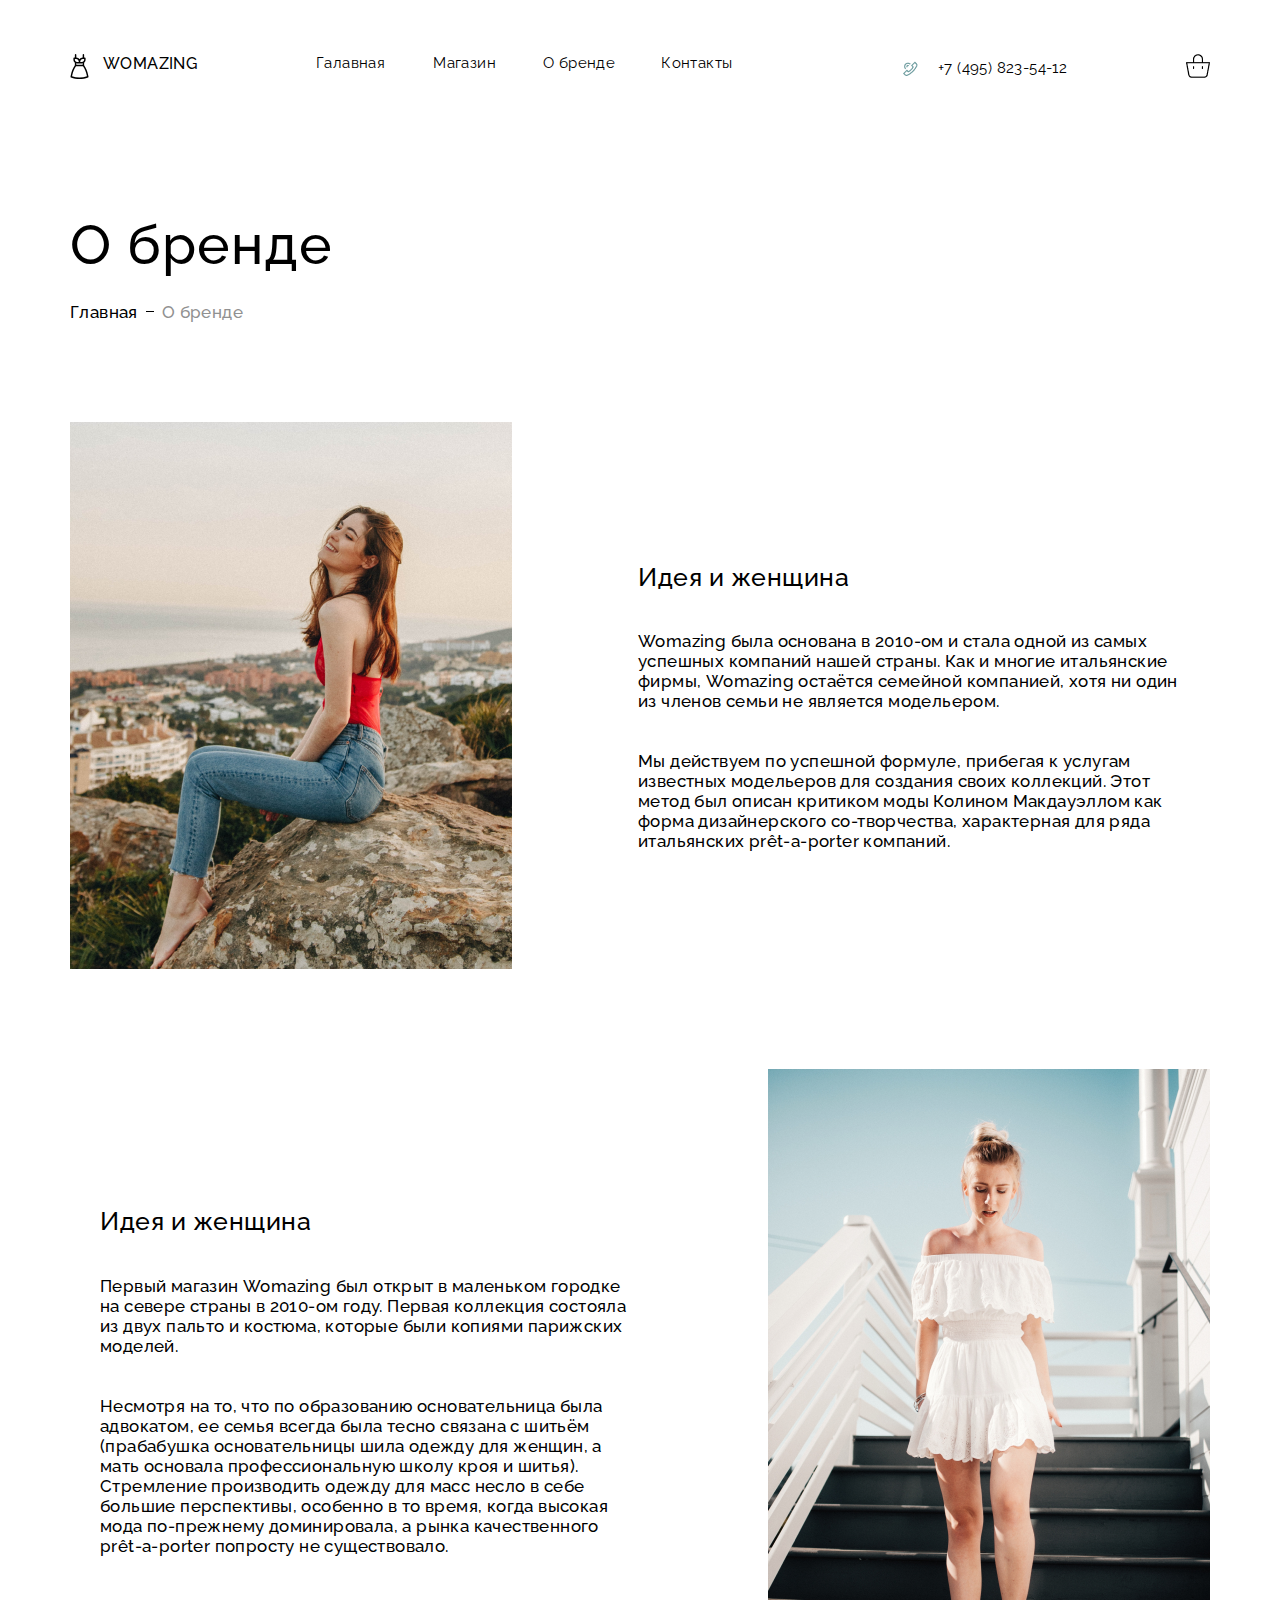
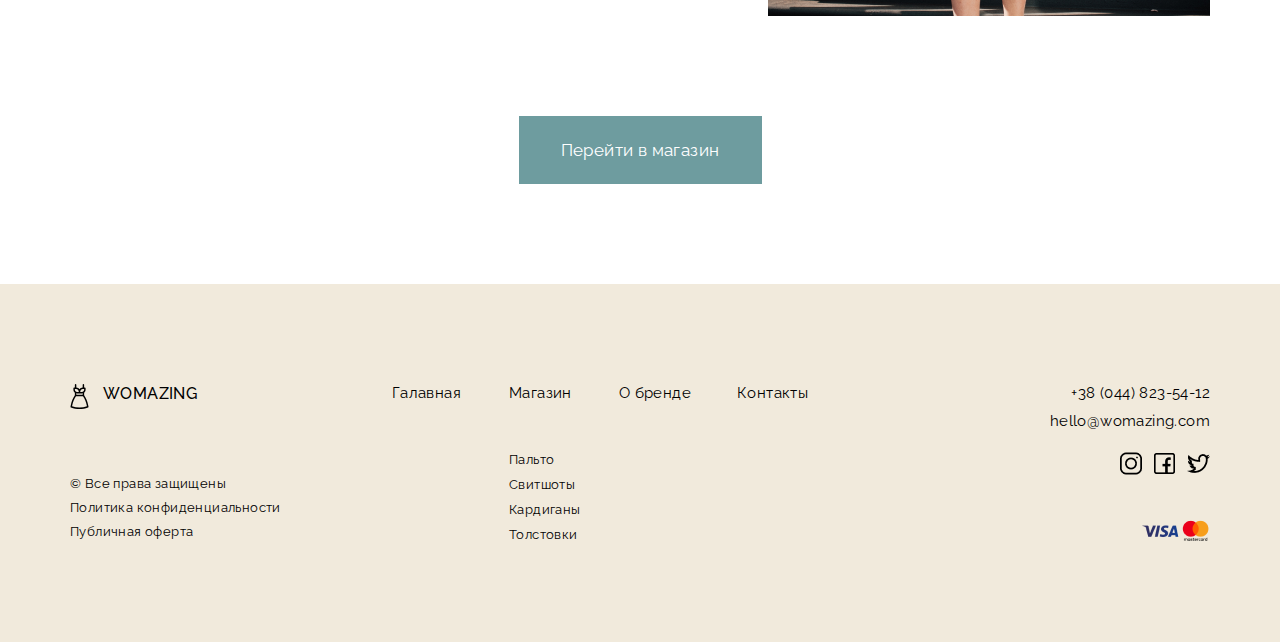
<file: about.html>
<!DOCTYPE html>
<html lang="ne">
<head>
    <meta charset="UTF-8">
    <meta http-equiv="X-UA-Compatible" content="IE=edge">
    <meta name="viewport" content="width=device-width, initial-scale=1.0">
    <title>Womazing</title>
    <meta name="description" content="Womazing">
    <meta name="keywords" content="Womazing, shop">
    <meta name="viewport" content="width=device-width, initial-scale=1, shrink-to-fit=no">
    <link rel="shortcut icon" href="assets/img/favicon.png" type="image.jpg">
    <link rel="apple-touch-icon" sizes="180x180" href="assets/img/apple-touch.png">

    <meta property="og:title" content="Womazing">
    <meta property="og:description" content="Утонченные сочетания и бархатные оттенки - вот то, что вы искали в этом сезоне. Время исследовать.">
    <meta property="og:tupe" content="article">
    <meta property="og:image" content="https://lh3.googleusercontent.com/M_JAHWxz-jDIy9E3qVuuCy6ND0x-JQBh5xpnyaT8LRW7vai0W4nMHmtM1vatLIjzwPycwMQ=s162">
    <meta property="og:site_name" content="Womazing">

    
    <link rel="stylesheet" href="https://cdn.jsdelivr.net/npm/swiper/swiper-bundle.min.css"/>
    <link rel="preconnect" href="https://fonts.googleapis.com">
    <link rel="preconnect" href="https://fonts.gstatic.com" crossorigin>
    <link href="https://fonts.googleapis.com/css2?family=Raleway:wght@400;500;700&display=swap" rel="stylesheet">
    
    <link rel="stylesheet" href="assets/css/slick-theme.css"> 
    <link rel="stylesheet" href="assets/css/slick.css"> 
    <link rel="stylesheet" href="assets/css/owl.theme.default.min.css"> 
    <link rel="stylesheet" href="assets/css/owl.carousel.min.css"> 
    <link rel="stylesheet" href="assets/css/main.css">   
</head>
<body>
    <div id='preloader'>
        <img src="assets/img/1493.gif" alt="preloader">
    </div>
    <header class="header back" id="header" >
	    <div class="container">
            <div class="top">
                <div class="womazing-top">
                    <a href="#" class="womazing-top__logo-first">
                        <img src="assets/img/logo.svg" alt="logo" class="womazing-top__logo">
                    </a>
                    <a href="#" class="womazing-top__logo-second">
                        Womazing
                    </a>
                </div>
                <ul class="menu-top">
                    <li class="menu-top__home">
                        <a  class="menu-top__home-text" href="index.html">Галавная</a>
                    </li>
                    <li class="menu-top__shop">
                        <a class="menu-top__shop-text" href="shop.html">Магазин</a>
                    </li>
                    <li class="menu-top__about">
                        <a class="menu-top__about-text" href="about.html">О бренде</a>
                    </li>
                    <li class="menu-top__contacts">
                        <a class="menu-top__contacts-text" href="contacts.html">Контакты</a>
                    </li>
                </ul> 
                <div class="phone-top">
                    <div class="popup">
                        <div class="popup__container">
                            <span class="close">x</span>
                            <div class="popup__wrapper">
                                <div id="popup">
                                    <h3 class="title-form">Заказать обратный звонок</h3>
                                    <form action="#" class="form"  id="form">
                                        <input type="text" placeholder="Имя" name="firstName" class="input" required>
                                        <input type="email" placeholder="E-mail" name="email" class="input" required>
                                        <input type="tel" placeholder="Телефон" name="phone" class="input" required>
                                        <div id="form_result"></div>
                                        <button type="submit" class="btn btn-form">Заказать звонок</button>
                                    </form>
                                </div>
                            </div>
                        </div>
                    </div>
                    <a href="#" class="phone-top__img phone-top__img-new ">
                        
                    </a>
                    <a class="phone-top__text" href="tel:+74958235412">
                        +7 (495) 823-54-12
                    </a>
                    
                </div>
                <div class="basket">
                    <a href="cart.html" class="basket-img">
                        <img src="assets/img/basket.png" alt="basket">
                    </a>
                </div>
                <div class="header-menu">
                    <img src="assets/img/burger-black.png" alt="burger" class="menu-img">
                </div>
            </div>
        </div>
    </header>
    <section class="shot" id="shot">
        <div class="container">
            <h1 class="title-shop title-shot  ">О бренде</h1>
            <ul class="breadcrumbs">
                <li>
                    <a href="#" class="text text-shop">Главная</a>
                </li>
                <li>
                    <span href="#" class="span-shop">О бренде</span>
                </li>
            </ul>
        </div>
    </section>
    <section class="idea" id="idea">
        <div class="container">
            <div class="set-words-prev">
                <img src="assets/img/img-9.png" alt="woman" class="set-woman">
                <div class="set-words">
                    <h3 class="set-words__title">
                        Идея и женщина
                    </h3>
                    <p class="set-words__text">
                        Womazing была основана в 2010-ом и стала одной из самых успешных компаний нашей страны. Как и многие итальянские фирмы, Womazing остаётся семейной компанией, хотя ни один из членов семьи не является модельером.
                    </p>
                    <p class="set-words__text">
                        Мы действуем по успешной формуле, прибегая к услугам известных модельеров для создания своих коллекций. Этот метод был описан критиком моды Колином Макдауэллом как форма дизайнерского со-творчества, характерная для ряда итальянских prêt-a-porter компаний. 
                    </p>
                </div>
            </div>
        </div>
    </section>
    <section class="magic" id="magic">
        <div class="container">
            <div class="set-words-prev-2">
                <div class="set-words-next">
                    <h3 class="set-words__title-next">
                        Идея и женщина
                    </h3>
                    <p class="set-words__text-next">
                        Первый магазин Womazing был открыт в маленьком городке на севере страны в 2010-ом году. Первая коллекция состояла из двух пальто и костюма, которые были копиями парижских моделей. 
                    </p>
                    <p class="set-words__text-next">
                        Несмотря на то, что по образованию основательница была адвокатом, ее семья всегда была тесно связана с шитьём (прабабушка основательницы шила одежду для женщин, а мать основала профессиональную школу кроя и шитья). Стремление производить одежду для масс несло в себе большие перспективы, особенно в то время, когда высокая мода по-прежнему доминировала, а рынка качественного prêt-a-porter попросту не существовало. 
                    </p>
                    
                </div>
                <img src="assets/img/img-10.png" alt="woman-next" class="set-woman">
            </div>
        </div>
    </section>
    <section class="next" id="next">
        <div class="container">
            <a href="#" class="btn btn-next">
                Перейти в магазин
            </a>

        </div>
    </section>
    
    <footer class="footer" id="footer">
        <div class="container">
            <div class="top-footer">
                <div class="womazing-top">
                    <a href="#" class="womazing-top-footer__logo-first">
                        <img src="assets/img/logo.svg" alt="logo" class="womazing-top__logo">
                    </a>
                    <a href="#" class="womazing-top__logo-second">
                        Womazing
                    </a>
                </div>
                <ul class="menu-top menu-top-bottom">
                    <li class="menu-top__home">
                        <a  class="menu-top__home-text" href="#">Галавная</a>
                    </li>
                    <li class="menu-top__shop">
                        <a class="menu-top__shop-text" href="#">Магазин</a>
                        <ul class="rights-list">
                            <li class="right-list__text"><a class="right-list__text"  href="#">Пальто</a></li>
                            <li class="right-list__text"><a class="right-list__text"  href="#">Свитшоты</a></li>
                            <li class="right-list__text"><a class="right-list__text"  href="#">Кардиганы</a></li>
                            <li class="right-list__text"><a class="right-list__text"  href="#">Толстовки</a></li>
                        </ul>
                    </li>
                    <li class="menu-top__about">
                        <a class="menu-top__about-text" href="#">О бренде</a>
                    </li>
                    <li class="menu-top__contacts">
                        <a class="menu-top__contacts-text" href="#">Контакты</a>
                    </li>
                </ul> 
                <div class="phone-top-footer">
                    <a class="phone-top-footer__text" href="tel:+380448235412">
                        +38 (044) 823-54-12
                    </a>
                    <a class="phone-top-footer__mail" href="mailto:hello@womazing.com">hello@womazing.com</a>
                </div>
            </div>
            <div class="rights">
                <div class="rights__text">
                    <p class="rights__text-1">© Все права защищены</p>
                    <p class="rights__text-2"> Политика конфиденциальности</p>
                    <p class="rights__text-3">Публичная оферта</p>
                </div>
                <div class="pay">
                    <div class="social">
                        <a href="https://www.instagram.com/" rel="nofollow noopener noreferrer" target="_blank">
                            <img src="assets/img/instagram-img.png" alt="facebook" class="social__facebook"></a>
                        <a href="https://www.facebook.com" rel="nofollow noopener noreferrer" target="_blank">
                            <img src="assets/img/facebook-img.png" alt="facebook" class="social__facebook"></a>
                        <a href="https://twitter.com" rel="nofollow noopener noreferrer" target="_blank">
                            <img src="assets/img/twitter-img.png" alt="facebook" class="social__facebook"></a>
                    </div>
                    <img src="assets/img/visa-mastercard.png" alt="" class="cart">
                </div>
                
            </div>
        </div>
    </footer>

    
    <script src="assets/js/jquery-3.6.0.min.js"></script>
    <script src="assets/js/slick.min.js"></script>
    <script src="assets/js/owl.carousel.js"></script>
    <script src="assets/js/jquery.validate.min.js"></script>
    <script src="assets/js/main.js"></script>
</body>
</html>
</file>
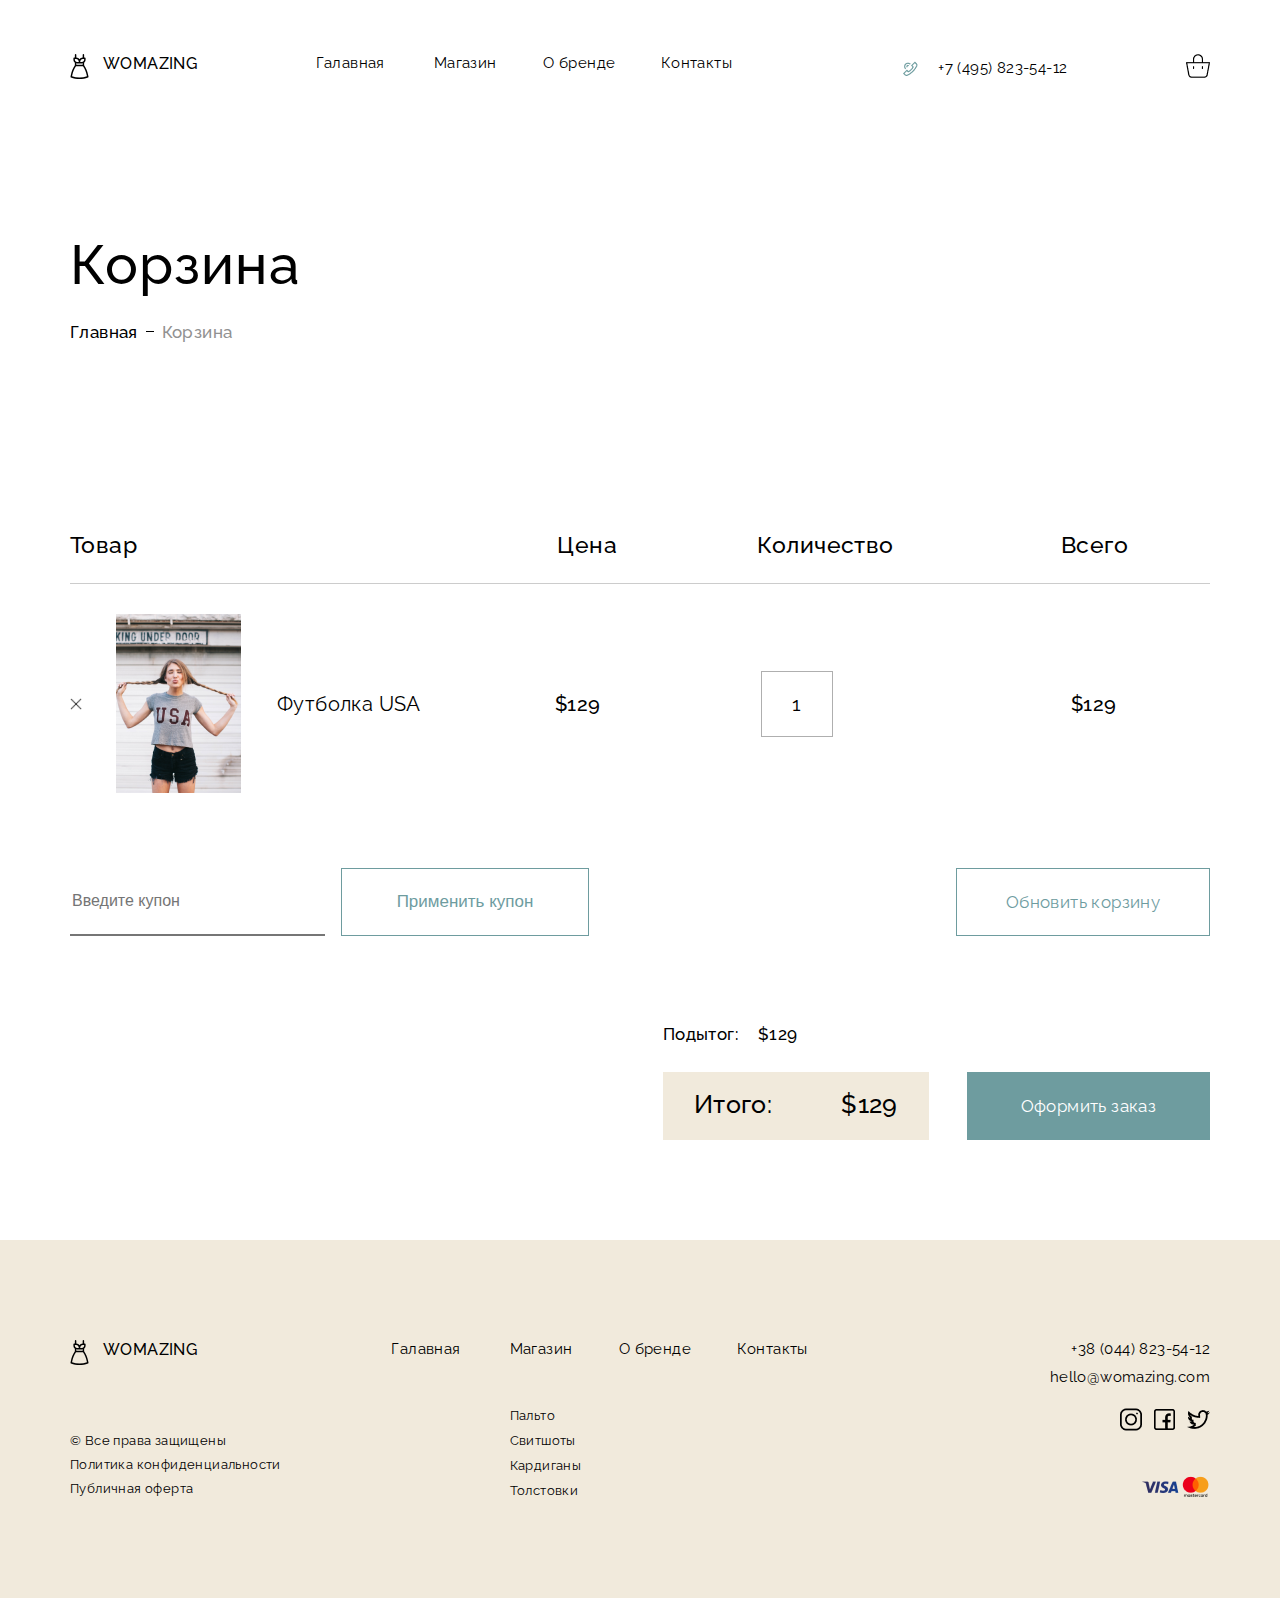
<file: cart.html>
<!DOCTYPE html>
<html lang="ne">
<head>
    <meta charset="UTF-8">
    <meta http-equiv="X-UA-Compatible" content="IE=edge">
    <meta name="viewport" content="width=device-width, initial-scale=1.0">
    <title>Womazing</title>
    <meta name="description" content="Womazing">
    <meta name="keywords" content="Womazing, shop">
    <meta name="viewport" content="width=device-width, initial-scale=1, shrink-to-fit=no">
    <link rel="shortcut icon" href="assets/img/favicon.png" type="image.jpg">
    <link rel="apple-touch-icon" sizes="180x180" href="assets/img/apple-touch.png">

    <meta property="og:title" content="Womazing">
    <meta property="og:description" content="Утонченные сочетания и бархатные оттенки - вот то, что вы искали в этом сезоне. Время исследовать.">
    <meta property="og:tupe" content="article">
    <meta property="og:image" content="https://lh3.googleusercontent.com/M_JAHWxz-jDIy9E3qVuuCy6ND0x-JQBh5xpnyaT8LRW7vai0W4nMHmtM1vatLIjzwPycwMQ=s162">
    <meta property="og:site_name" content="Womazing">

    
    <link rel="stylesheet" href="https://cdn.jsdelivr.net/npm/swiper/swiper-bundle.min.css"/>
    <link rel="preconnect" href="https://fonts.googleapis.com">
    <link rel="preconnect" href="https://fonts.gstatic.com" crossorigin>
    <link href="https://fonts.googleapis.com/css2?family=Raleway:wght@400;500;700&display=swap" rel="stylesheet">
    
    <link rel="stylesheet" href="assets/css/slick-theme.css"> 
    <link rel="stylesheet" href="assets/css/slick.css"> 
    <link rel="stylesheet" href="assets/css/owl.theme.default.min.css"> 
    <link rel="stylesheet" href="assets/css/owl.carousel.min.css"> 
    <link rel="stylesheet" href="assets/css/main.css">   
</head>
<body>
    <div id='preloader'>
        <img src="assets/img/1493.gif" alt="preloader">
    </div>
    <header class="header back" id="header" >
	    <div class="container">
            <div class="top">
                <div class="womazing-top">
                    <a href="#" class="womazing-top__logo-first">
                        <img src="assets/img/logo.svg" alt="logo" class="womazing-top__logo">
                    </a>
                    <a href="#" class="womazing-top__logo-second">
                        Womazing
                    </a>
                </div>
                <ul class="menu-top">
                    <li class="menu-top__home">
                        <a  class="menu-top__home-text" href="index.html">Галавная</a>
                    </li>
                    <li class="menu-top__shop">
                        <a class="menu-top__shop-text" href="shop.html">Магазин</a>
                    </li>
                    <li class="menu-top__about">
                        <a class="menu-top__about-text" href="about.html">О бренде</a>
                    </li>
                    <li class="menu-top__contacts">
                        <a class="menu-top__contacts-text" href="contacts.html">Контакты</a>
                    </li>
                </ul> 
                <div class="phone-top">
                    <div class="popup">
                        <div class="popup__container">
                            <span class="close">x</span>
                            <div class="popup__wrapper">
                                <div id="popup">
                                    <h3 class="title-form">Заказать обратный звонок</h3>
                                    <form action="#" class="form"  id="form">
                                        <input type="text" placeholder="Имя" name="firstName" class="input" required>
                                        <input type="email" placeholder="E-mail" name="email" class="input" required>
                                        <input type="tel" placeholder="Телефон" name="phone" class="input" required>
                                        <div id="form_result"></div>
                                        <button type="submit" class="btn btn-form">Заказать звонок</button>
                                    </form>
                                </div>
                            </div>
                        </div>
                    </div>
                    <a href="#" class="phone-top__img phone-top__img-new ">
                        
                    </a>
                    <a class="phone-top__text" href="tel:+74958235412">
                        +7 (495) 823-54-12
                    </a>
                    
                </div>
                <div class="basket">
                    <a href="cart.html" class="basket-img">
                        <img src="assets/img/basket.png" alt="basket">
                    </a>
                </div>
                <div class="header-menu">
                    <img src="assets/img/burger-black.png" alt="burger" class="menu-img">
                </div>
            </div>
        </div>
    </header>
    <section class="shop" id="shop">
        <div class="container">
            <h1 class="title-shop">Корзина</h1>
            <ul class="breadcrumbs">
                <li>
                    <a href="#" class="text text-shop">Главная</a>
                </li>
                <li>
                    <span href="#" class="span-shop">Корзина</span>
                </li>
            </ul>
            
        </div>
    </section>
    <section class="list" id="list">
        <div class="container">
            <div class="overflow">
                <div class="list-title">
                    <h3 class="list-title__text-1">
                        Товар
                    </h3>
                    <h3 class="list-title__text-2">
                        Цена
                    </h3>
                    <h3 class="list-title__text-3">
                        Количество
                    </h3>
                    <h3 class="list-title__text-4">
                        Всего
                    </h3>
                </div>
                <div class="things">
                    <img src="assets/img/del.png" alt="vector" class="things__img-del">
                    <img src="assets/img/img-11.png" alt="thing" class="things__img">
                    <p class="things__text">Футболка USA</p>
                    <p class="things__price">$129</p>
                    <p class="things__amont">1</p>
                    <p class="things__price-all">$129</p>
                </div>
                <div class="coupon">
                    <form action="#" class="form form-coupon" id="form-new">
                        <input type="text" placeholder="Введите купон" name="coupon" class="input input-coupon" required>
                        <button type="submit" class="btn btn-form btn-form-coupon">Применить купон</button>
                    </form>
                    <a href="#" class="btn btn-refresh">Обновить корзину</a>
                </div>
            </div>
            

            <div class="subtotal">
                <p class="subtotal__text">Подытог:</p>
                <p class="subtotal__price">$129</p>

            </div>
            <div class="set-checkout">
                <div class="checkout">
                    <p class="checkout__text">Итого:</p>
                    <p class="checkout__price">$129</p>
                    
                </div>
                <a href="checkout.html" class="btn checkout-btn">Оформить заказ</a>
            </div>
            
        </div>
    </section>
    <footer class="footer" id="footer">
        <div class="container">
            <div class="top-footer">
                <div class="womazing-top">
                    <a href="#" class="womazing-top-footer__logo-first">
                        <img src="assets/img/logo.svg" alt="logo" class="womazing-top__logo">
                    </a>
                    <a href="#" class="womazing-top__logo-second">
                        Womazing
                    </a>
                </div>
                <ul class="menu-top menu-top-bottom">
                    <li class="menu-top__home">
                        <a  class="menu-top__home-text" href="#">Галавная</a>
                    </li>
                    <li class="menu-top__shop">
                        <a class="menu-top__shop-text" href="#">Магазин</a>
                        <ul class="rights-list">
                            <li class="right-list__text"><a class="right-list__text"  href="#">Пальто</a></li>
                            <li class="right-list__text"><a class="right-list__text"  href="#">Свитшоты</a></li>
                            <li class="right-list__text"><a class="right-list__text"  href="#">Кардиганы</a></li>
                            <li class="right-list__text"><a class="right-list__text"  href="#">Толстовки</a></li>
                        </ul>
                    </li>
                    <li class="menu-top__about">
                        <a class="menu-top__about-text" href="#">О бренде</a>
                    </li>
                    <li class="menu-top__contacts">
                        <a class="menu-top__contacts-text" href="#">Контакты</a>
                    </li>
                </ul> 
                <div class="phone-top-footer">
                    <a class="phone-top-footer__text" href="tel:+380448235412">
                        +38 (044) 823-54-12
                    </a>
                    <a class="phone-top-footer__mail" href="mailto:hello@womazing.com">hello@womazing.com</a>
                </div>
            </div>
            <div class="rights">
                <div class="rights__text">
                    <p class="rights__text-1">© Все права защищены</p>
                    <p class="rights__text-2"> Политика конфиденциальности</p>
                    <p class="rights__text-3">Публичная оферта</p>
                </div>
                <div class="pay">
                    <div class="social">
                        <a href="https://www.instagram.com/" rel="nofollow noopener noreferrer" target="_blank">
                            <img src="assets/img/instagram-img.png" alt="facebook" class="social__facebook"></a>
                        <a href="https://www.facebook.com" rel="nofollow noopener noreferrer" target="_blank">
                            <img src="assets/img/facebook-img.png" alt="facebook" class="social__facebook"></a>
                        <a href="https://twitter.com" rel="nofollow noopener noreferrer" target="_blank">
                            <img src="assets/img/twitter-img.png" alt="facebook" class="social__facebook"></a>
                    </div>
                    <img src="assets/img/visa-mastercard.png" alt="" class="cart">
                </div>
                
            </div>
        </div>
    </footer>

    
    <script src="assets/js/jquery-3.6.0.min.js"></script>
    <script src="assets/js/slick.min.js"></script>
    <script src="assets/js/owl.carousel.js"></script>
    <script src="assets/js/jquery.validate.min.js"></script>
    <script src="assets/js/main.js"></script>
</body>
</html>
</file>
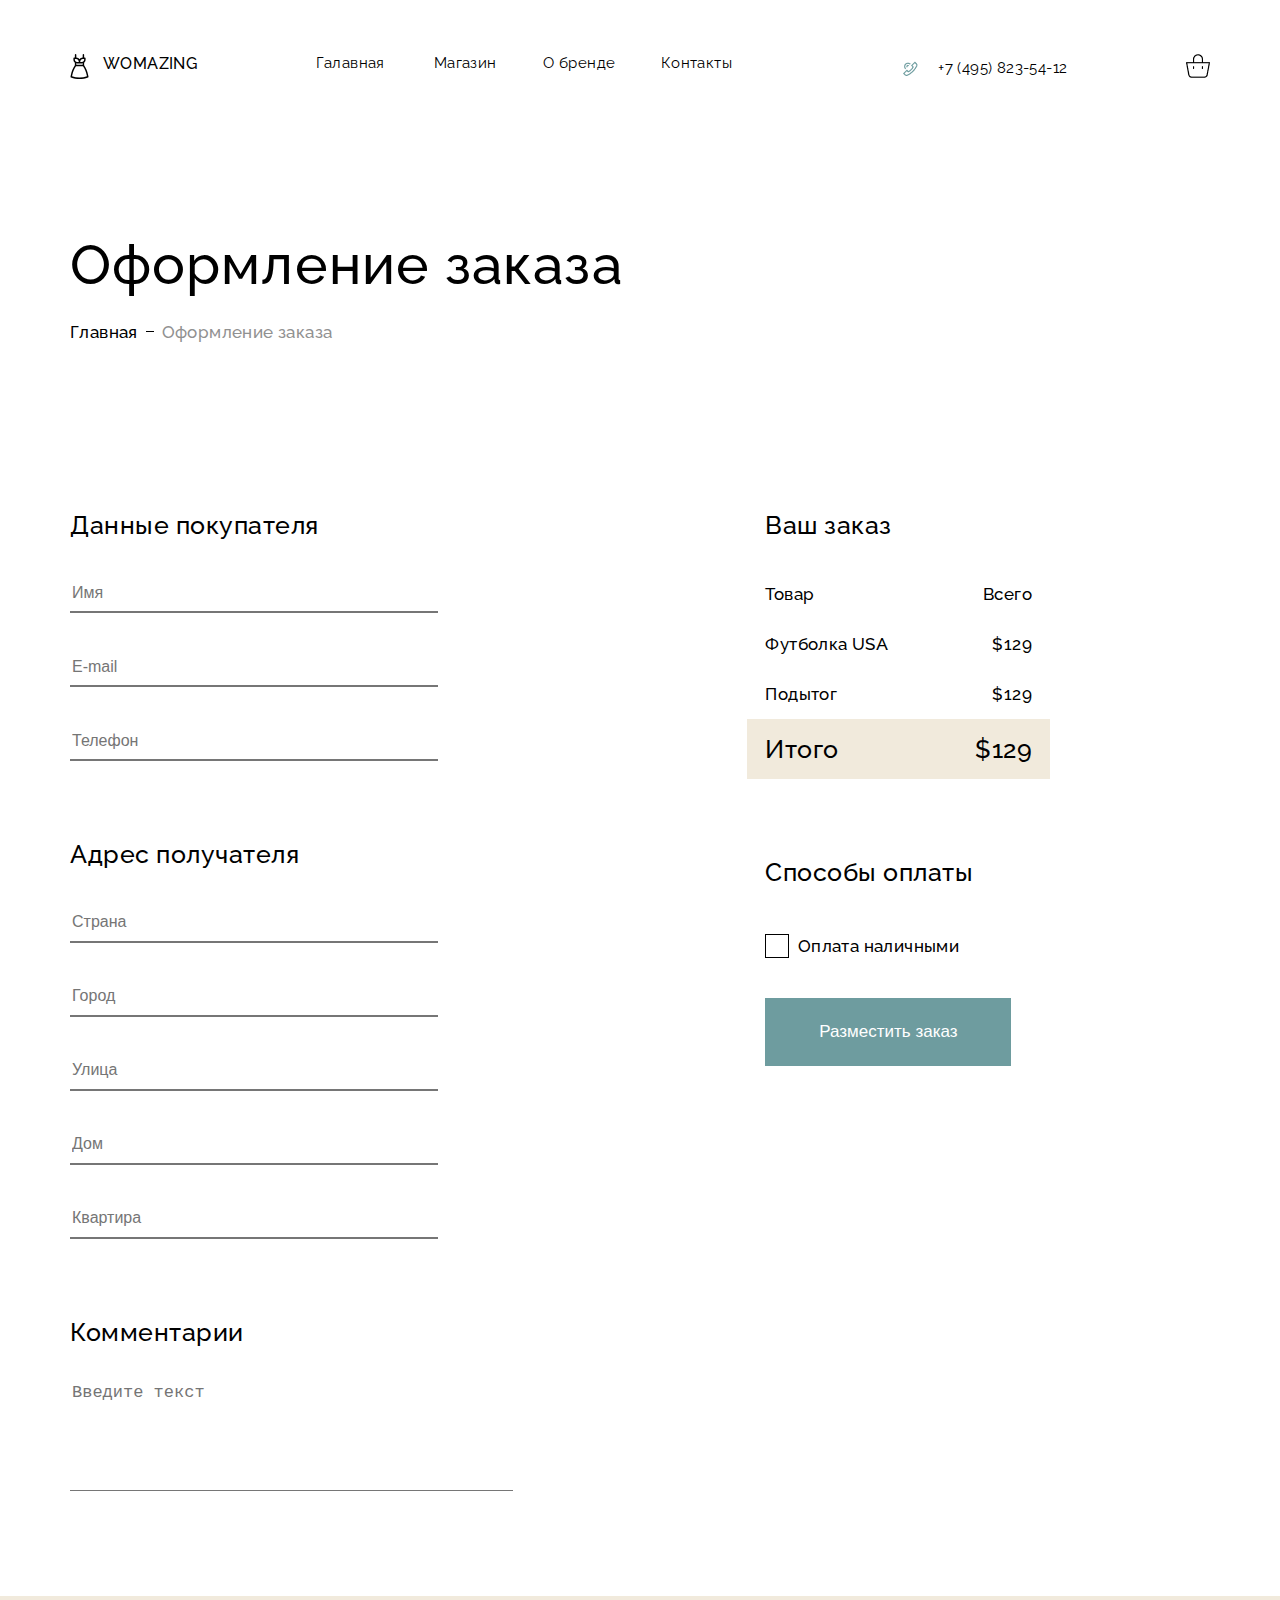
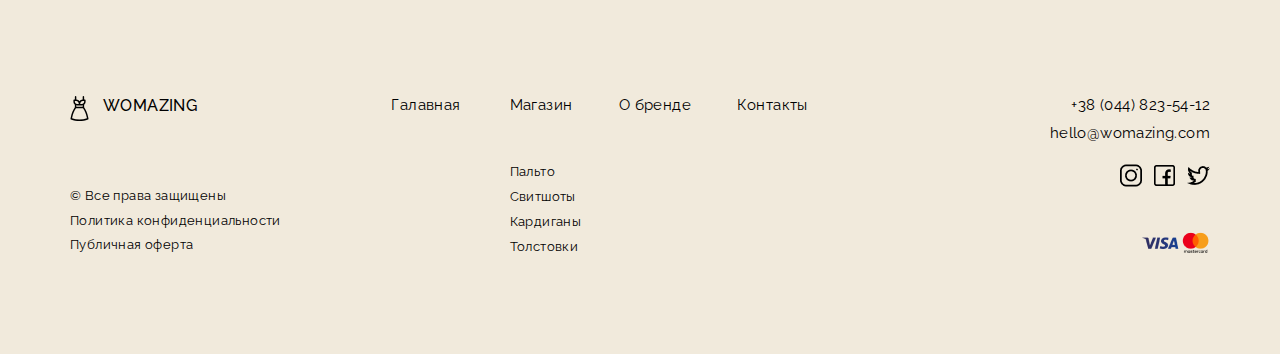
<file: checkout.html>
<!DOCTYPE html>
<html lang="ne">
<head>
    <meta charset="UTF-8">
    <meta http-equiv="X-UA-Compatible" content="IE=edge">
    <meta name="viewport" content="width=device-width, initial-scale=1.0">
    <title>Womazing</title>
    <meta name="description" content="Womazing">
    <meta name="keywords" content="Womazing, shop">
    <meta name="viewport" content="width=device-width, initial-scale=1, shrink-to-fit=no">
    <link rel="shortcut icon" href="assets/img/favicon.png" type="image.jpg">
    <link rel="apple-touch-icon" sizes="180x180" href="assets/img/apple-touch.png">

    <meta property="og:title" content="Womazing">
    <meta property="og:description" content="Утонченные сочетания и бархатные оттенки - вот то, что вы искали в этом сезоне. Время исследовать.">
    <meta property="og:tupe" content="article">
    <meta property="og:image" content="https://lh3.googleusercontent.com/M_JAHWxz-jDIy9E3qVuuCy6ND0x-JQBh5xpnyaT8LRW7vai0W4nMHmtM1vatLIjzwPycwMQ=s162">
    <meta property="og:site_name" content="Womazing">

    
    <link rel="stylesheet" href="https://cdn.jsdelivr.net/npm/swiper/swiper-bundle.min.css"/>
    <link rel="preconnect" href="https://fonts.googleapis.com">
    <link rel="preconnect" href="https://fonts.gstatic.com" crossorigin>
    <link href="https://fonts.googleapis.com/css2?family=Raleway:wght@400;500;700&display=swap" rel="stylesheet">
    
    <link rel="stylesheet" href="assets/css/slick-theme.css"> 
    <link rel="stylesheet" href="assets/css/slick.css"> 
    <link rel="stylesheet" href="assets/css/owl.theme.default.min.css"> 
    <link rel="stylesheet" href="assets/css/owl.carousel.min.css"> 
    <link rel="stylesheet" href="assets/css/main.css">   
</head>
<body>
    <div id='preloader'>
        <img src="assets/img/1493.gif" alt="preloader">
    </div>
    <header class="header back" id="header" >
	    <div class="container">
            <div class="top">
                <div class="womazing-top">
                    <a href="#" class="womazing-top__logo-first">
                        <img src="assets/img/logo.svg" alt="logo" class="womazing-top__logo">
                    </a>
                    <a href="#" class="womazing-top__logo-second">
                        Womazing
                    </a>
                </div>
                <ul class="menu-top">
                    <li class="menu-top__home">
                        <a  class="menu-top__home-text" href="index.html">Галавная</a>
                    </li>
                    <li class="menu-top__shop">
                        <a class="menu-top__shop-text" href="shop.html">Магазин</a>
                    </li>
                    <li class="menu-top__about">
                        <a class="menu-top__about-text" href="about.html">О бренде</a>
                    </li>
                    <li class="menu-top__contacts">
                        <a class="menu-top__contacts-text" href="contacts.html">Контакты</a>
                    </li>
                </ul> 
                <div class="phone-top">
                    <div class="popup">
                        <div class="popup__container">
                            <span class="close">x</span>
                            <div class="popup__wrapper">
                                <div id="popup">
                                    <h3 class="title-form">Заказать обратный звонок</h3>
                                    <form action="#" class="form"  id="form">
                                        <input type="text" placeholder="Имя" name="firstName" class="input" required>
                                        <input type="email" placeholder="E-mail" name="email" class="input" required>
                                        <input type="tel" placeholder="Телефон" name="phone" class="input" required>
                                        <div id="form_result"></div>
                                        <button type="submit" class="btn btn-form">Заказать звонок</button>
                                    </form>
                                </div>
                            </div>
                        </div>
                    </div>
                    <a href="#" class="phone-top__img phone-top__img-new ">
                        
                    </a>
                    <a class="phone-top__text" href="tel:+74958235412">
                        +7 (495) 823-54-12
                    </a>
                    
                </div>
                <div class="basket">
                    <a href="cart.html" class="basket-img">
                        <img src="assets/img/basket.png" alt="basket">
                    </a>
                </div>
                <div class="header-menu">
                    <img src="assets/img/burger-black.png" alt="burger" class="menu-img">
                </div>
            </div>
        </div>
    </header>
    <section class="shop" id="shop">
        <div class="container">
            <h1 class="title-shop">Оформление заказа</h1>
            <ul class="breadcrumbs">
                <li>
                    <a href="#" class="text text-shop">Главная</a>
                </li>
                <li>
                    <span href="#" class="span-shop">Оформление заказа</span>
                </li>
            </ul>
            
        </div>
    </section>
    <section class="data" id="data">
        <div class="container">
            
            <form action="#" class="form  form-send-new"  id="form-new">
                <div class="set-mob">
                    <div class="left-form">

                        <div class="left-form-1">
                            <h3 class=" title-form title-form-new">Данные покупателя</h3>
                            <input type="text" placeholder="Имя" name="firstName" class="input" required>
                            <input type="email" placeholder="E-mail" name="email" class="input" required>
                            <input type="tel" placeholder="Телефон" name="phone" class="input" required>
                        </div>
                        
                        
                        <div class="left-form-2">
                            <h3 class=" title-form title-form-new ">Адрес получателя</h3>
                            <input type="text" placeholder="Страна" name="country" class="input" required>
                            <input type="text" placeholder="Город" name="city" class="input" required>
                            <input type="text" placeholder="Улица" name="street" class="input" required>
                            <input type="text" placeholder="Дом" name="house" class="input" required>
                            <input type="text" placeholder="Квартира" name="flat" class="input" required>
                        </div>
                        
                        <div class="letf-form-3">
                            <h3 class=" title-form title-form-new">Комментарии</h3>
                            <textarea type="text" placeholder="Введите текст" name="text" class="input input-text" ></textarea>
                        </div>
                        
                    </div>
                    <div class="right-form">
                        <div class="right-form-1">
                            <h3 class=" title-form title-form-new">Ваш заказ</h3>
                            <div class="mix">
                                <div class="set ">
                                    <p class=" text-form-new-1">
                                        Товар
                                    </p>
                                    <p class=" text-form-new-2">
                                        Всего
                                    </p>
                                </div>
                                <div class="set">
                                    <p class="text-form-1">
                                        Футболка USA
                                    </p>
                                    <p class="text-form-2">
                                        $129
                                    </p>
                                </div>
                                <div class="set">
                                    <p class="text-form-1">
                                        Подытог
                                    </p>
                                    <p class="text-form-2">
                                        $129
                                    </p>
                                </div>
                                <div class="set">
                                    <div class="checkout checkout-new">
                                        <p class="checkout__text checkout__text-new">
                                            Итого
                                        </p>
                                        <p class="checkout__price checkout__price-new">
                                            $129
                                        </p>
                                    </div>
                                </div>
                            </div>
                        </div>
                        <div class="right-form-2">
                            <h3 class=" title-form title-form-new title-form-new-bottom ">Способы оплаты</h3>
                            <input type="checkbox" class="custom-checkbox" name="happy" id="happy" >
                            <label class="label" for="happy">Оплата наличными</label>
                            <button type="submit" class="btn btn-form btn-form-send btn-form-send-new">Разместить заказ</button>
                        </div>
                
                    </div>
                </div>
                
            </form>
           
            
        </div>
    </section>
    <footer class="footer" id="footer">
        <div class="container">
            <div class="top-footer">
                <div class="womazing-top">
                    <a href="#" class="womazing-top-footer__logo-first">
                        <img src="assets/img/logo.svg" alt="logo" class="womazing-top__logo">
                    </a>
                    <a href="#" class="womazing-top__logo-second">
                        Womazing
                    </a>
                </div>
                <ul class="menu-top menu-top-bottom">
                    <li class="menu-top__home">
                        <a  class="menu-top__home-text" href="#">Галавная</a>
                    </li>
                    <li class="menu-top__shop">
                        <a class="menu-top__shop-text" href="#">Магазин</a>
                        <ul class="rights-list">
                            <li class="right-list__text"><a class="right-list__text"  href="#">Пальто</a></li>
                            <li class="right-list__text"><a class="right-list__text"  href="#">Свитшоты</a></li>
                            <li class="right-list__text"><a class="right-list__text"  href="#">Кардиганы</a></li>
                            <li class="right-list__text"><a class="right-list__text"  href="#">Толстовки</a></li>
                        </ul>
                    </li>
                    <li class="menu-top__about">
                        <a class="menu-top__about-text" href="#">О бренде</a>
                    </li>
                    <li class="menu-top__contacts">
                        <a class="menu-top__contacts-text" href="#">Контакты</a>
                    </li>
                </ul> 
                <div class="phone-top-footer">
                    <a class="phone-top-footer__text" href="tel:+380448235412">
                        +38 (044) 823-54-12
                    </a>
                    <a class="phone-top-footer__mail" href="mailto:hello@womazing.com">hello@womazing.com</a>
                </div>
            </div>
            <div class="rights">
                <div class="rights__text">
                    <p class="rights__text-1">© Все права защищены</p>
                    <p class="rights__text-2"> Политика конфиденциальности</p>
                    <p class="rights__text-3">Публичная оферта</p>
                </div>
                <div class="pay">
                    <div class="social">
                        <a href="https://www.instagram.com/" rel="nofollow noopener noreferrer" target="_blank">
                            <img src="assets/img/instagram-img.png" alt="facebook" class="social__facebook"></a>
                        <a href="https://www.facebook.com" rel="nofollow noopener noreferrer" target="_blank">
                            <img src="assets/img/facebook-img.png" alt="facebook" class="social__facebook"></a>
                        <a href="https://twitter.com" rel="nofollow noopener noreferrer" target="_blank">
                            <img src="assets/img/twitter-img.png" alt="facebook" class="social__facebook"></a>
                    </div>
                    <img src="assets/img/visa-mastercard.png" alt="" class="cart">
                </div>
                
            </div>
        </div>
    </footer>

    
    <script src="assets/js/jquery-3.6.0.min.js"></script>
    <script src="assets/js/slick.min.js"></script>
    <script src="assets/js/owl.carousel.js"></script>
    <script src="assets/js/jquery.validate.min.js"></script>
    <script src="assets/js/main.js"></script>
</body>
</html>
</file>
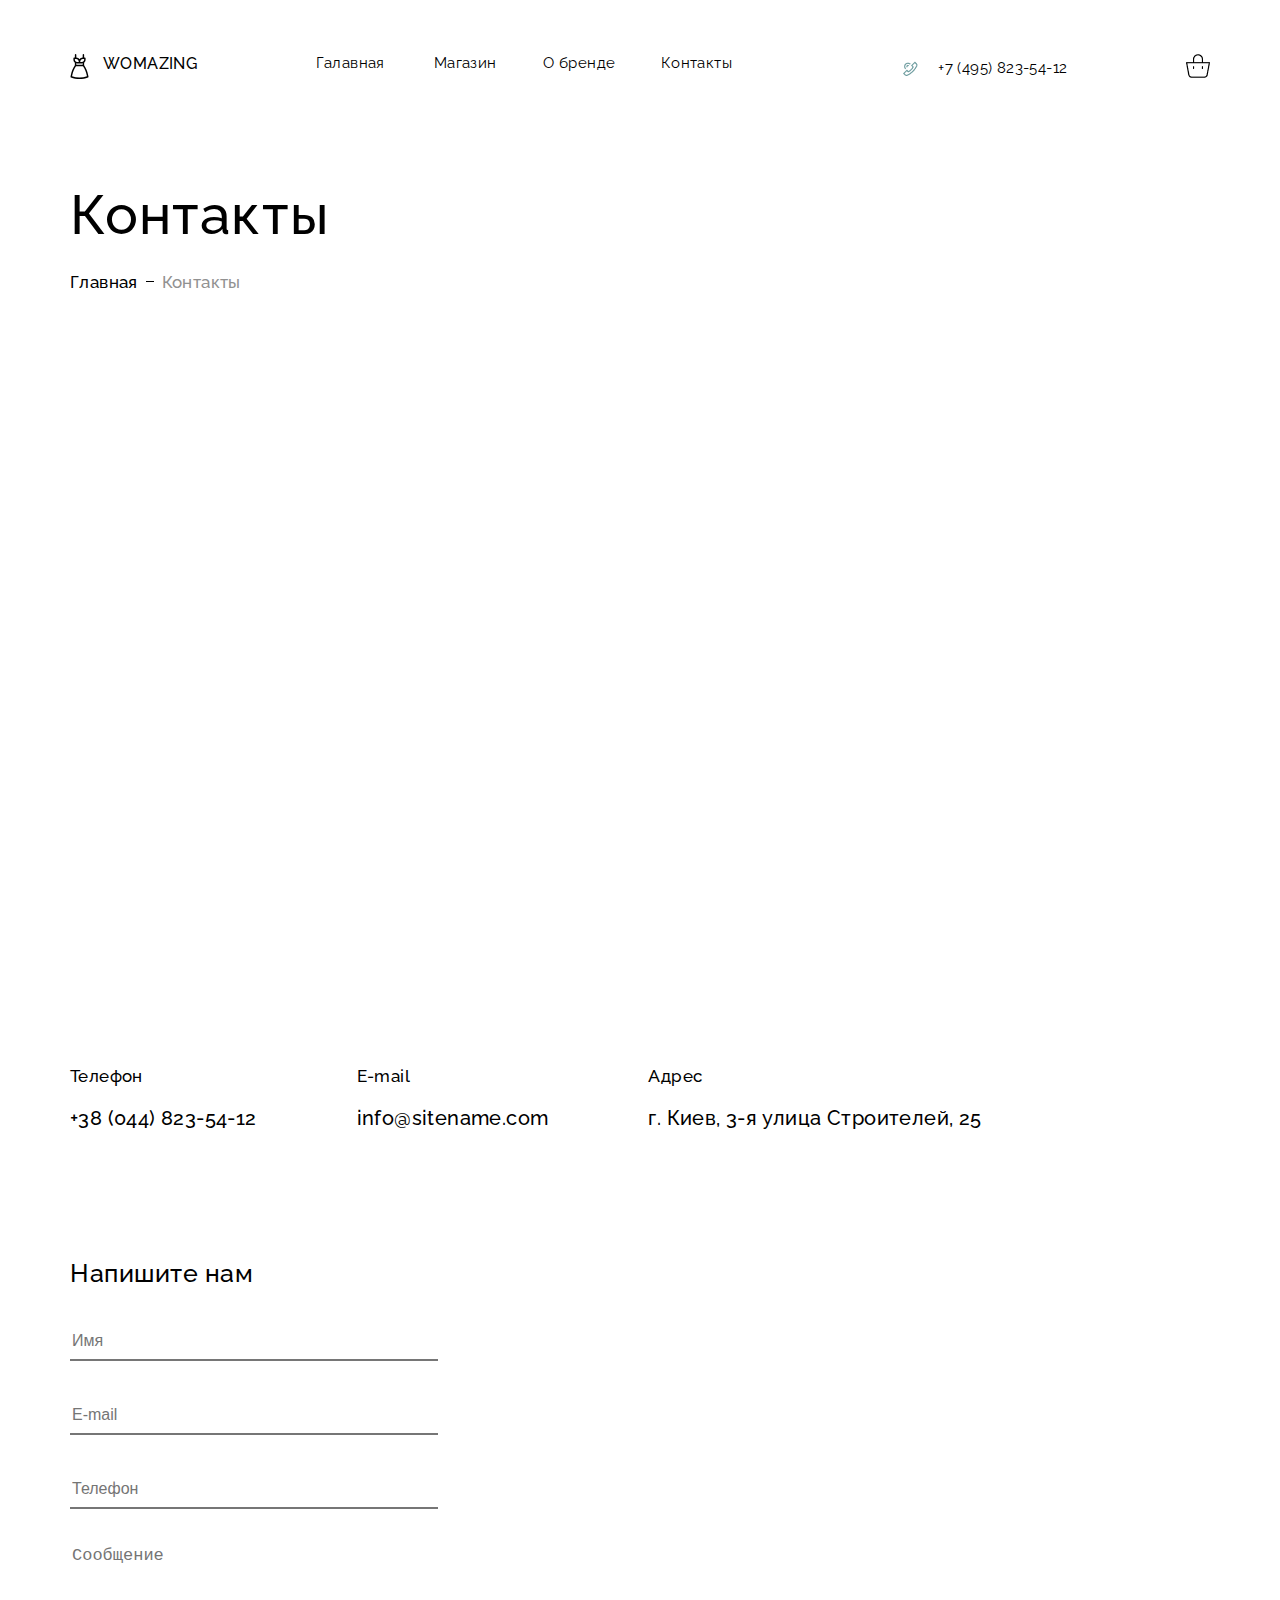
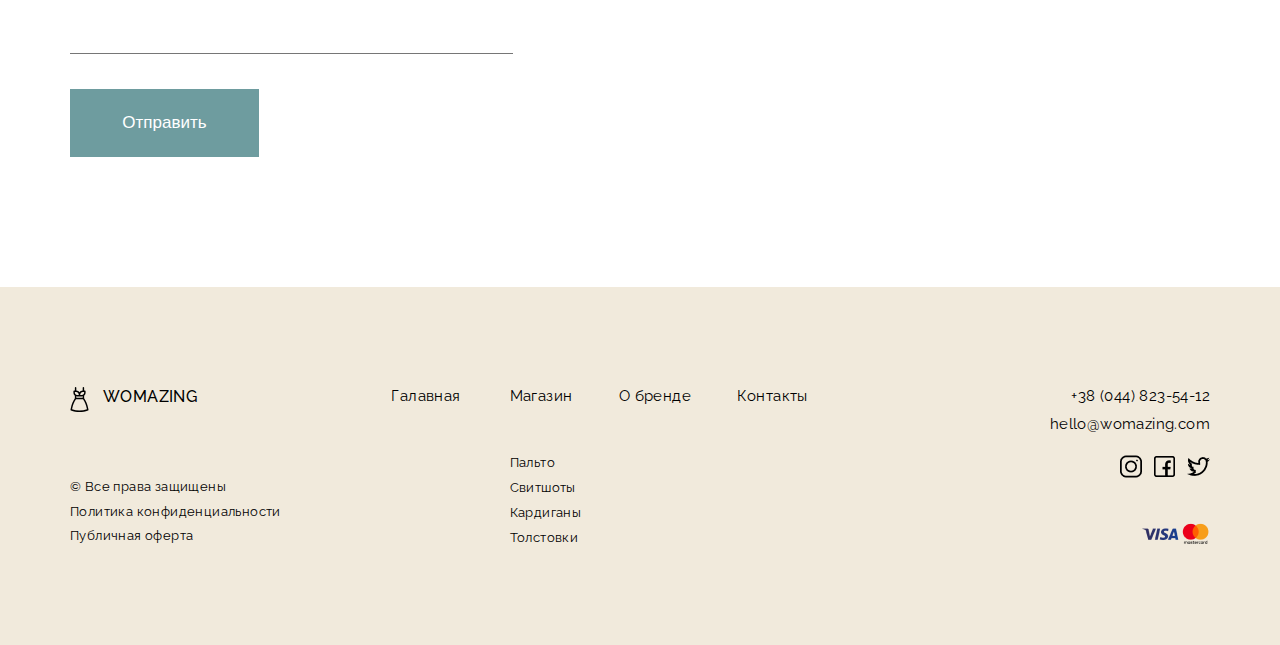
<file: contacts.html>
<!DOCTYPE html>
<html lang="ne">
<head>
    <meta charset="UTF-8">
    <meta http-equiv="X-UA-Compatible" content="IE=edge">
    <meta name="viewport" content="width=device-width, initial-scale=1.0">
    <title>Womazing</title>
    <meta name="description" content="Womazing">
    <meta name="keywords" content="Womazing, shop">
    <meta name="viewport" content="width=device-width, initial-scale=1, shrink-to-fit=no">
    <link rel="shortcut icon" href="assets/img/favicon.png" type="image.jpg">
    <link rel="apple-touch-icon" sizes="180x180" href="assets/img/apple-touch.png">

    <meta property="og:title" content="Womazing">
    <meta property="og:description" content="Утонченные сочетания и бархатные оттенки - вот то, что вы искали в этом сезоне. Время исследовать.">
    <meta property="og:tupe" content="article">
    <meta property="og:image" content="https://lh3.googleusercontent.com/M_JAHWxz-jDIy9E3qVuuCy6ND0x-JQBh5xpnyaT8LRW7vai0W4nMHmtM1vatLIjzwPycwMQ=s162">
    <meta property="og:site_name" content="Womazing">

    
    <link rel="stylesheet" href="https://cdn.jsdelivr.net/npm/swiper/swiper-bundle.min.css"/>
    <link rel="preconnect" href="https://fonts.googleapis.com">
    <link rel="preconnect" href="https://fonts.gstatic.com" crossorigin>
    <link href="https://fonts.googleapis.com/css2?family=Raleway:wght@400;500;700&display=swap" rel="stylesheet">
    
    <link rel="stylesheet" href="assets/css/slick-theme.css"> 
    <link rel="stylesheet" href="assets/css/slick.css"> 
    <link rel="stylesheet" href="assets/css/owl.theme.default.min.css"> 
    <link rel="stylesheet" href="assets/css/owl.carousel.min.css"> 
    <link rel="stylesheet" href="assets/css/main.css">   
</head>
<body>
    <div id='preloader'>
        <img src="assets/img/1493.gif" alt="preloader">
    </div>
    <header class="header back" id="header" >
	    <div class="container">
            <div class="top">
                <div class="womazing-top">
                    <a href="#" class="womazing-top__logo-first">
                        <img src="assets/img/logo.svg" alt="logo" class="womazing-top__logo">
                    </a>
                    <a href="#" class="womazing-top__logo-second">
                        Womazing
                    </a>
                </div>
                <ul class="menu-top">
                    <li class="menu-top__home">
                        <a  class="menu-top__home-text" href="index.html">Галавная</a>
                    </li>
                    <li class="menu-top__shop">
                        <a class="menu-top__shop-text" href="shop.html">Магазин</a>
                    </li>
                    <li class="menu-top__about">
                        <a class="menu-top__about-text" href="about.html">О бренде</a>
                    </li>
                    <li class="menu-top__contacts">
                        <a class="menu-top__contacts-text" href="contacts.html">Контакты</a>
                    </li>
                </ul> 
                <div class="phone-top">
                    <div class="popup">
                        <div class="popup__container">
                            <span class="close">x</span>
                            <div class="popup__wrapper">
                                <div id="popup">
                                    <h3 class="title-form">Заказать обратный звонок</h3>
                                    <form action="#" class="form">
                                        <input type="text" placeholder="Имя" name="firstName" class="input" required>
                                        <input type="email" placeholder="E-mail" name="email" class="input" required>
                                        <input type="tel" placeholder="Телефон" name="phone" class="input" required>
                                        <div id="form_result"></div>
                                        <button type="submit" class="btn btn-form">Заказать звонок</button>
                                    </form>
                                </div>
                            </div>
                        </div>
                    </div>
                    <a href="#" class="phone-top__img phone-top__img-new ">
                        
                    </a>
                    <a class="phone-top__text" href="tel:+74958235412">
                        +7 (495) 823-54-12
                    </a>
                    
                </div>
                <div class="basket">
                    <a href="cart.html" class="basket-img">
                        <img src="assets/img/basket.png" alt="basket">
                    </a>
                </div>
                <div class="header-menu">
                    <img src="assets/img/burger-black.png" alt="burger" class="menu-img">
                </div>
            </div>
        </div>
    </header>
    <section class="map" id="map">
        <div class="container">
            <h1 class="title-shop title-map">Контакты</h1>
            <ul class="breadcrumbs">
                <li>
                    <a href="#" class="text text-shop">Главная</a>
                </li>
                <li>
                    <span href="#" class="span-shop">Контакты</span>
                </li>
            </ul>
            <div class="contact-map">
                <iframe class="map-width" src="https://www.google.com/maps/embed?pb=!1m18!1m12!1m3!1d2540.833633051913!2d30.618785334246155!3d50.44419943005227!2m3!1f0!2f0!3f0!3m2!1i1024!2i768!4f13.1!3m3!1m2!1s0x40d4c55bb25abf65%3A0x69edbbbaa16f98c8!2z0YPQuy4g0KHRgtGA0L7QuNGC0LXQu9C10LksIDMsINCa0LjQtdCyLCDQo9C60YDQsNC40L3QsCwgMDIwMDA!5e0!3m2!1sru!2snl!4v1660396312184!5m2!1sru!2snl" width="600" height="450" style="border:0;" allowfullscreen="" loading="lazy" referrerpolicy="no-referrer-when-downgrade"></iframe>
                
            </div> 
        </div>
    </section>
    </section>
    <section class="contact" id="contact">
        <div class="container">
            <div class="contact-set">
                <div class="contact-item">
                    <p class="contact-item__title">
                        Телефон
                    </p>
                    <a href="tel:+380448235412" class="contact-item__text">
                        +38 (044) 823-54-12
                    </a>
                </div>
                <div class="contact-item">
                    <p class="contact-item__title">
                        E-mail
                    </p>
                    <a href="mailto:info@sitename.com" class="contact-item__text">
                        info@sitename.com
                    </a>
                </div>
                <div class="contact-item">
                    <p class="contact-item__title">
                        Адрес
                    </p>
                    <p class="contact-item__text">
                        г. Киев, 3-я улица Строителей, 25
                    </p>
                </div>
            </div>
        </div>
    </section>
    <section class="message" id="message">
        <div class="container">
            <div class="send">
                <h3 class="title-form">Напишите нам</h3>
                <form action="#" class="form form-send"  id="form-new">
                    <input type="text" placeholder="Имя" name="firstName" class="input" required>
                    <input type="email" placeholder="E-mail" name="email" class="input" required>
                    <input type="tel" placeholder="Телефон" name="phone" class="input" required>
                    <textarea type="text" placeholder="Сообщение" name="text" class="input input-text" required></textarea>
                    <button type="submit" class="btn btn-form btn-form-send">Отправить</button>
                </form>
            </div>

        </div>
    </section>
    
    <footer class="footer" id="footer">
        <div class="container">
            <div class="top-footer">
                <div class="womazing-top">
                    <a href="#" class="womazing-top-footer__logo-first">
                        <img src="assets/img/logo.svg" alt="logo" class="womazing-top__logo">
                    </a>
                    <a href="#" class="womazing-top__logo-second">
                        Womazing
                    </a>
                </div>
                <ul class="menu-top menu-top-bottom">
                    <li class="menu-top__home">
                        <a  class="menu-top__home-text" href="#">Галавная</a>
                    </li>
                    <li class="menu-top__shop">
                        <a class="menu-top__shop-text" href="#">Магазин</a>
                        <ul class="rights-list">
                            <li class="right-list__text"><a class="right-list__text"  href="#">Пальто</a></li>
                            <li class="right-list__text"><a class="right-list__text"  href="#">Свитшоты</a></li>
                            <li class="right-list__text"><a class="right-list__text"  href="#">Кардиганы</a></li>
                            <li class="right-list__text"><a class="right-list__text"  href="#">Толстовки</a></li>
                        </ul>
                    </li>
                    <li class="menu-top__about">
                        <a class="menu-top__about-text" href="#">О бренде</a>
                    </li>
                    <li class="menu-top__contacts">
                        <a class="menu-top__contacts-text" href="#">Контакты</a>
                    </li>
                </ul> 
                <div class="phone-top-footer">
                    <a class="phone-top-footer__text" href="tel:+380448235412">
                        +38 (044) 823-54-12
                    </a>
                    <a class="phone-top-footer__mail" href="mailto:hello@womazing.com">hello@womazing.com</a>
                </div>
            </div>
            <div class="rights">
                <div class="rights__text">
                    <p class="rights__text-1">© Все права защищены</p>
                    <p class="rights__text-2"> Политика конфиденциальности</p>
                    <p class="rights__text-3">Публичная оферта</p>
                </div>
                <div class="pay">
                    <div class="social">
                        <a href="https://www.instagram.com/" rel="nofollow noopener noreferrer" target="_blank">
                            <img src="assets/img/instagram-img.png" alt="facebook" class="social__facebook"></a>
                        <a href="https://www.facebook.com" rel="nofollow noopener noreferrer" target="_blank">
                            <img src="assets/img/facebook-img.png" alt="facebook" class="social__facebook"></a>
                        <a href="https://twitter.com" rel="nofollow noopener noreferrer" target="_blank">
                            <img src="assets/img/twitter-img.png" alt="facebook" class="social__facebook"></a>
                    </div>
                    <img src="assets/img/visa-mastercard.png" alt="" class="cart">
                </div>
                
            </div>
        </div>
    </footer>

    
    <script src="assets/js/jquery-3.6.0.min.js"></script>
    <script src="assets/js/slick.min.js"></script>
    <script src="assets/js/owl.carousel.js"></script>
    <script src="assets/js/jquery.validate.min.js"></script>
    <script src="assets/js/main.js"></script>
</body>
</html>
</file>
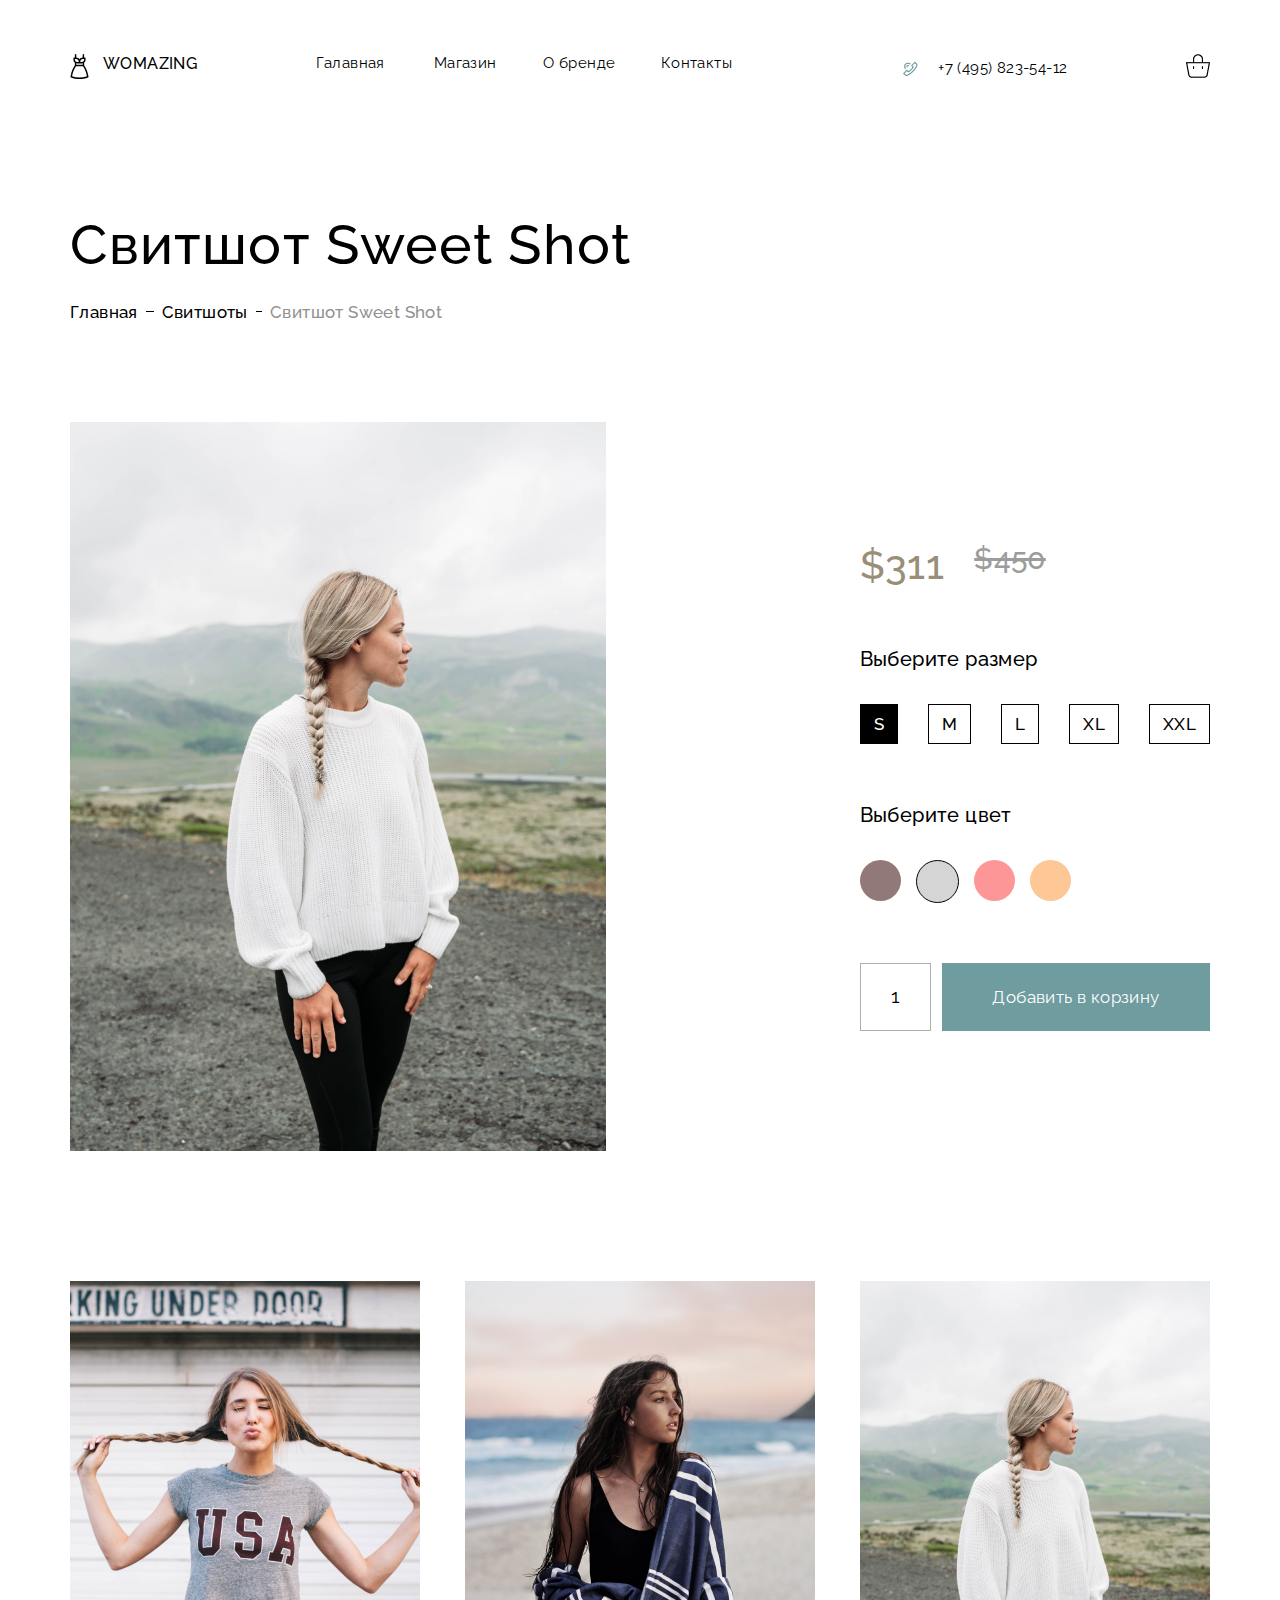
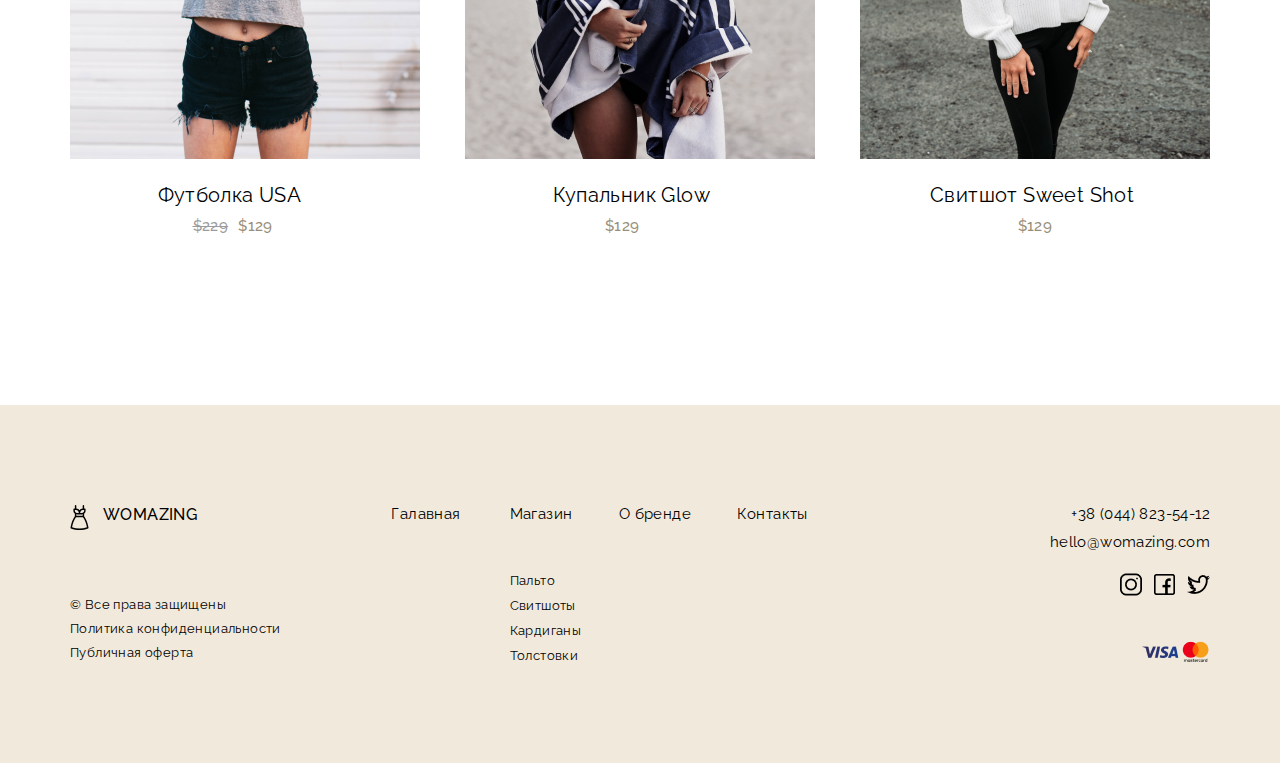
<file: item.html>
<!DOCTYPE html>
<html lang="ne">
<head>
    <meta charset="UTF-8">
    <meta http-equiv="X-UA-Compatible" content="IE=edge">
    <meta name="viewport" content="width=device-width, initial-scale=1.0">
    <title>Womazing</title>
    <meta name="description" content="Womazing">
    <meta name="keywords" content="Womazing, shop">
    <meta name="viewport" content="width=device-width, initial-scale=1, shrink-to-fit=no">
    <link rel="shortcut icon" href="assets/img/favicon.png" type="image.jpg">
    <link rel="apple-touch-icon" sizes="180x180" href="assets/img/apple-touch.png">

    <meta property="og:title" content="Womazing">
    <meta property="og:description" content="Утонченные сочетания и бархатные оттенки - вот то, что вы искали в этом сезоне. Время исследовать.">
    <meta property="og:tupe" content="article">
    <meta property="og:image" content="https://lh3.googleusercontent.com/M_JAHWxz-jDIy9E3qVuuCy6ND0x-JQBh5xpnyaT8LRW7vai0W4nMHmtM1vatLIjzwPycwMQ=s162">
    <meta property="og:site_name" content="Womazing">

    
    <link rel="stylesheet" href="https://cdn.jsdelivr.net/npm/swiper/swiper-bundle.min.css"/>
    <link rel="preconnect" href="https://fonts.googleapis.com">
    <link rel="preconnect" href="https://fonts.gstatic.com" crossorigin>
    <link href="https://fonts.googleapis.com/css2?family=Raleway:wght@400;500;700&display=swap" rel="stylesheet">
    
    <link rel="stylesheet" href="assets/css/slick-theme.css"> 
    <link rel="stylesheet" href="assets/css/slick.css"> 
    <link rel="stylesheet" href="assets/css/owl.theme.default.min.css"> 
    <link rel="stylesheet" href="assets/css/owl.carousel.min.css"> 
    <link rel="stylesheet" href="assets/css/main.css">   
</head>
<body>
    <div id='preloader'>
        <img src="assets/img/1493.gif" alt="preloader">
    </div>
    <header class="header back" id="header" >
	    <div class="container">
            <div class="top">
                <div class="womazing-top">
                    <a href="#" class="womazing-top__logo-first">
                        <img src="assets/img/logo.svg" alt="logo" class="womazing-top__logo">
                    </a>
                    <a href="#" class="womazing-top__logo-second">
                        Womazing
                    </a>
                </div>
                <ul class="menu-top">
                    <li class="menu-top__home">
                        <a  class="menu-top__home-text" href="index.html">Галавная</a>
                    </li>
                    <li class="menu-top__shop">
                        <a class="menu-top__shop-text" href="shop.html">Магазин</a>
                    </li>
                    <li class="menu-top__about">
                        <a class="menu-top__about-text" href="about.html">О бренде</a>
                    </li>
                    <li class="menu-top__contacts">
                        <a class="menu-top__contacts-text" href="contacts.html">Контакты</a>
                    </li>
                </ul> 
                <div class="phone-top">
                    <div class="popup">
                        <div class="popup__container">
                            <span class="close">x</span>
                            <div class="popup__wrapper">
                                <div id="popup">
                                    <h3 class=" title-form">Заказать обратный звонок</h3>
                                    <form action="#" class="form"  id="form">
                                        <input type="text" placeholder="Имя" name="firstName" class="input" required>
                                        <input type="email" placeholder="E-mail" name="email" class="input" required>
                                        <input type="tel" placeholder="Телефон" name="phone" class="input" required>
                                        <div id="form_result"></div>
                                        <button type="submit" class="btn btn-form">Заказать звонок</button>
                                    </form>
                                </div>
                            </div>
                        </div>
                    </div>
                    <a href="#" class="phone-top__img phone-top__img-new ">
                        
                    </a>
                    <a class="phone-top__text" href="tel:+74958235412">
                        +7 (495) 823-54-12
                    </a>
                    
                </div>
                <div class="basket">
                    <a href="cart.html" class="basket-img">
                        <img src="assets/img/basket.png" alt="basket">
                    </a>
                </div>
                <div class="header-menu">
                    <img src="assets/img/burger-black.png" alt="burger" class="menu-img">
                </div>
            </div>
        </div>
    </header>
    <section class="shot" id="shot">
        <div class="container">
            <h1 class="title-shop title-shot ">Свитшот Sweet Shot</h1>
            <ul class="breadcrumbs">
                <li>
                    <a href="#" class="text text-shop">Главная</a>
                </li>
                <li>
                    <a href="#" class="text text-shop">Свитшоты</a>
                </li>
                <li>
                    <span href="#" class="span-shop">Свитшот Sweet Shot</span>
                </li>
            </ul>

        </div>
    </section>
    <section class="search" id="search">
        <div class="container">
            <div class="set set-shot">
               
                <img src="assets/img/img-8.png"  alt="photo" class="big-photo">
                
                <div class="scale">
                    <div class="big-price">
                        <p class="big-price__set-1">
                            <p class="price-new big-price-new">$311</p>
                            <p class="price-old big-price-old ">$450</p>
                        </p>
                    </div>
                    <h4 class="scale__title-first">Выберите размер</h4>
                    <div class="set-size">
                        <div class="tab-pane  "><a href="#" class="btn-size active-size">s</a></div>
                        <div class="tab-pane line "><a href="#" class="btn-size">m</a></div>
                        <div class="tab-pane line"><a href="#" class="btn-size ">l</a></div>
                        <div class="tab-pane line"><a href="#" class="btn-size">xl</a></div>
                        <div class="tab-pane line "><a href="#" class="btn-size">xxl</a></div>
                        
                    </div>
                    <h4 class="scale__title-socond">Выберите цвет</h4>
                    <div class="set-color ">
                        <a href="#" class="circle-brown "></a>
                        <a href="#" class="circle-white "></a>
                        <a href="#" class="circle-pink "></a>
                        <a href="#" class="circle-orange "></a>
                    </div>
                    <div class="set-amount">
                        <p class="amount">1</p>
                        <a href="#" class="btn btn-amount">Добавить в корзину</a>
                    </div>
                </div>
                
            </div>
    
        </div>
    </section>
    <section class="all" id="all">
        <div class="container">
            <div class="set-mob ">
                <a href="item.html" class="photo-1">
                    <img src="assets/img/img-4.png" alt="thing">
                    <p class="thing">Футболка USA</p>
                    <div class="price__set-1">
                        <p class="price-old">$229</p>
                        <p class="price-new">$129</p>
                    </div>
                </a>
                
                <a href="item.html" class="photo-2">
                    <img src="assets/img/img-5.png" alt="thing">
                    <p class="thing">Купальник Glow</p>
                    <div class="price__set-2">
                        <p class="price-new">$129</p>
                    </div>
                </a>
                <a href="item.html" class="photo-3">
                    <img src="assets/img/img-6.png" alt="thing">
                    <p class="thing-2">Свитшот Sweet Shot</p>
                    <div class="price__set-3">
                        <p class="price-new">$129</p>
                    </div>
                </a>
            </div>
            

        </div>
    </section>
    
    <footer class="footer" id="footer">
        <div class="container">
            <div class="top-footer">
                <div class="womazing-top">
                    <a href="#" class="womazing-top-footer__logo-first">
                        <img src="assets/img/logo.svg" alt="logo" class="womazing-top__logo">
                    </a>
                    <a href="#" class="womazing-top__logo-second">
                        Womazing
                    </a>
                </div>
                <ul class="menu-top menu-top-bottom">
                    <li class="menu-top__home">
                        <a  class="menu-top__home-text" href="#">Галавная</a>
                    </li>
                    <li class="menu-top__shop">
                        <a class="menu-top__shop-text" href="#">Магазин</a>
                        <ul class="rights-list">
                            <li class="right-list__text"><a class="right-list__text"  href="#">Пальто</a></li>
                            <li class="right-list__text"><a class="right-list__text"  href="#">Свитшоты</a></li>
                            <li class="right-list__text"><a class="right-list__text"  href="#">Кардиганы</a></li>
                            <li class="right-list__text"><a class="right-list__text"  href="#">Толстовки</a></li>
                        </ul>
                    </li>
                    <li class="menu-top__about">
                        <a class="menu-top__about-text" href="#">О бренде</a>
                    </li>
                    <li class="menu-top__contacts">
                        <a class="menu-top__contacts-text" href="#">Контакты</a>
                    </li>
                </ul> 
                <div class="phone-top-footer">
                    <a class="phone-top-footer__text" href="tel:+380448235412">
                        +38 (044) 823-54-12
                    </a>
                    <a class="phone-top-footer__mail" href="mailto:hello@womazing.com">hello@womazing.com</a>
                </div>
            </div>
            <div class="rights">
                <div class="rights__text">
                    <p class="rights__text-1">© Все права защищены</p>
                    <p class="rights__text-2"> Политика конфиденциальности</p>
                    <p class="rights__text-3">Публичная оферта</p>
                </div>
                <div class="pay">
                    <div class="social">
                        <a href="https://www.instagram.com/" rel="nofollow noopener noreferrer" target="_blank">
                            <img src="assets/img/instagram-img.png" alt="facebook" class="social__facebook"></a>
                        <a href="https://www.facebook.com" rel="nofollow noopener noreferrer" target="_blank">
                            <img src="assets/img/facebook-img.png" alt="facebook" class="social__facebook"></a>
                        <a href="https://twitter.com" rel="nofollow noopener noreferrer" target="_blank">
                            <img src="assets/img/twitter-img.png" alt="facebook" class="social__facebook"></a>
                    </div>
                    <img src="assets/img/visa-mastercard.png" alt="" class="cart">
                </div>
                
            </div>
        </div>
    </footer>
    
    <script src="assets/js/jquery-3.6.0.min.js"></script>
    <script src="assets/js/slick.min.js"></script>
    <script src="assets/js/owl.carousel.js"></script>
    <script src="assets/js/jquery.validate.min.js"></script>
    <script src="assets/js/main.js"></script>
</body>
</html>
</file>
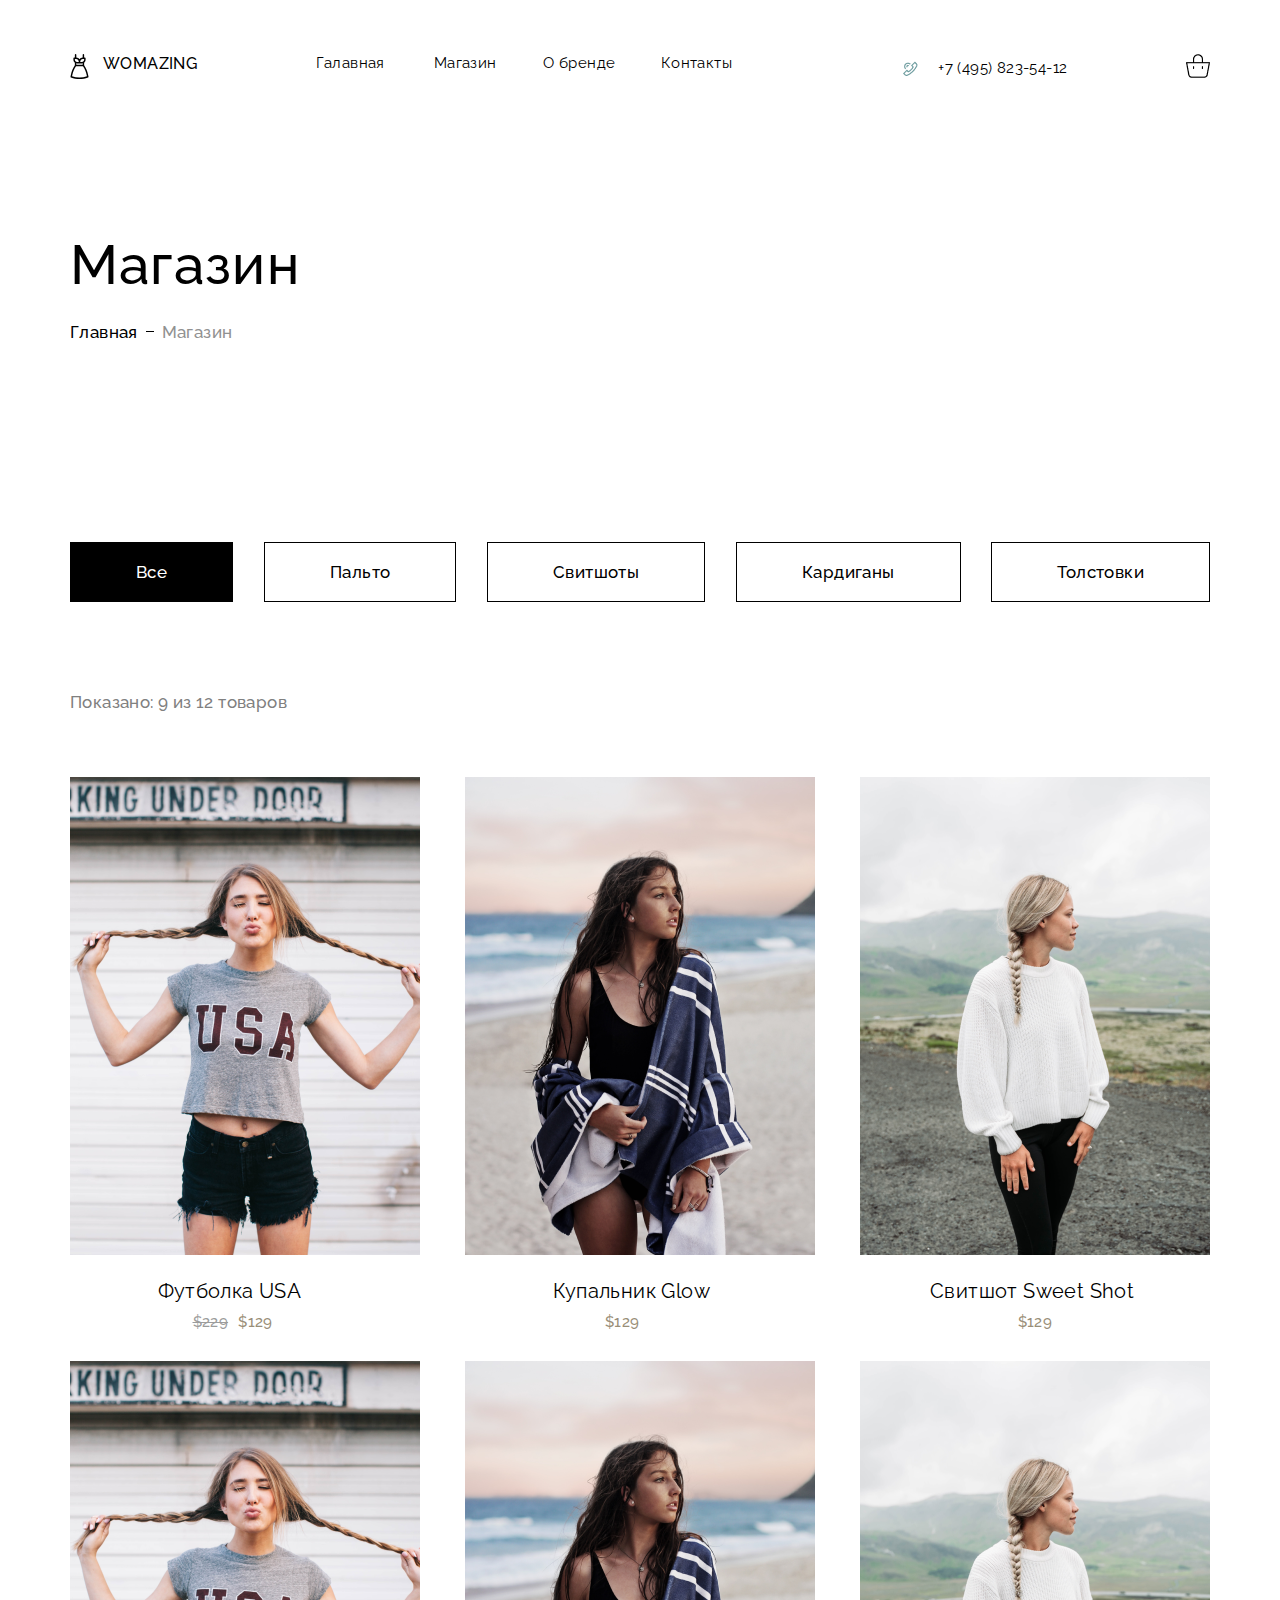
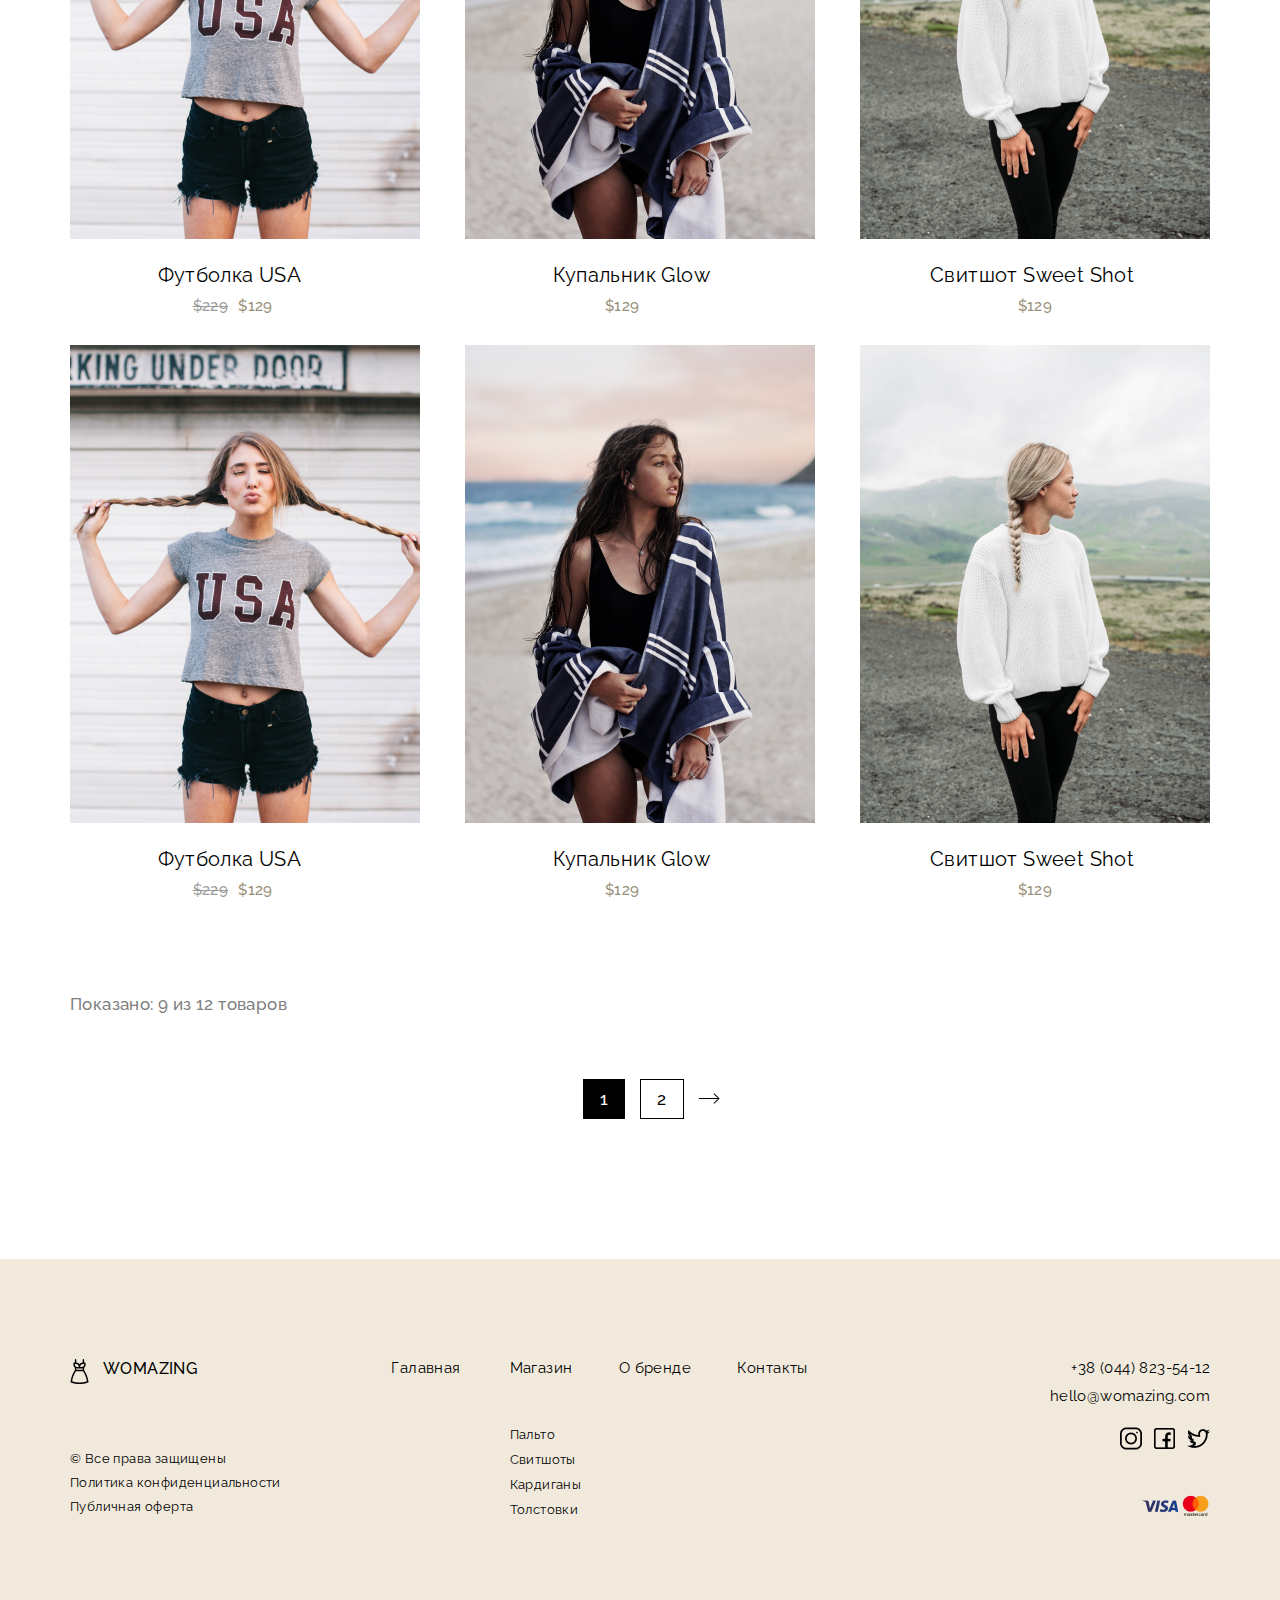
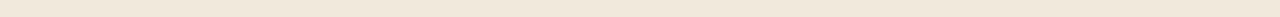
<file: shop.html>
<!DOCTYPE html>
<html lang="ne">
<head>
    <meta charset="UTF-8">
    <meta http-equiv="X-UA-Compatible" content="IE=edge">
    <meta name="viewport" content="width=device-width, initial-scale=1.0">
    <title>Womazing</title>
    <meta name="description" content="Womazing">
    <meta name="keywords" content="Womazing, shop">
    <meta name="viewport" content="width=device-width, initial-scale=1, shrink-to-fit=no">
    <link rel="shortcut icon" href="assets/img/favicon.png" type="image.jpg">
    <link rel="apple-touch-icon" sizes="180x180" href="assets/img/apple-touch.png">

    <meta property="og:title" content="Womazing">
    <meta property="og:description" content="Утонченные сочетания и бархатные оттенки - вот то, что вы искали в этом сезоне. Время исследовать.">
    <meta property="og:tupe" content="article">
    <meta property="og:image" content="https://lh3.googleusercontent.com/M_JAHWxz-jDIy9E3qVuuCy6ND0x-JQBh5xpnyaT8LRW7vai0W4nMHmtM1vatLIjzwPycwMQ=s162">
    <meta property="og:site_name" content="Womazing">

    
    <link rel="stylesheet" href="https://cdn.jsdelivr.net/npm/swiper/swiper-bundle.min.css"/>
    <link rel="preconnect" href="https://fonts.googleapis.com">
    <link rel="preconnect" href="https://fonts.gstatic.com" crossorigin>
    <link href="https://fonts.googleapis.com/css2?family=Raleway:wght@400;500;700&display=swap" rel="stylesheet">
    
    <link rel="stylesheet" href="assets/css/slick-theme.css"> 
    <link rel="stylesheet" href="assets/css/slick.css"> 
    <link rel="stylesheet" href="assets/css/owl.theme.default.min.css"> 
    <link rel="stylesheet" href="assets/css/owl.carousel.min.css"> 
    <link rel="stylesheet" href="assets/css/main.css">   
</head>
<body>
    <div id='preloader'>
        <img src="assets/img/1493.gif" alt="preloader">
    </div>
    <header class="header back" id="header" >
	    <div class="container">
            <div class="top">
                <div class="womazing-top">
                    <a href="#" class="womazing-top__logo-first">
                        <img src="assets/img/logo.svg" alt="logo" class="womazing-top__logo">
                    </a>
                    <a href="#" class="womazing-top__logo-second">
                        Womazing
                    </a>
                </div>
                <ul class="menu-top">
                    <li class="menu-top__home">
                        <a  class="menu-top__home-text" href="index.html">Галавная</a>
                    </li>
                    <li class="menu-top__shop">
                        <a class="menu-top__shop-text" href="shop.html">Магазин</a>
                    </li>
                    <li class="menu-top__about">
                        <a class="menu-top__about-text" href="about.html">О бренде</a>
                    </li>
                    <li class="menu-top__contacts">
                        <a class="menu-top__contacts-text" href="contacts.html">Контакты</a>
                    </li>
                </ul> 
                <div class="phone-top">
                    <div class="popup">
                        <div class="popup__container">
                            <span class="close">x</span>
                            <div class="popup__wrapper">
                                <div id="popup">
                                    <h3 class=" title-form">Заказать обратный звонок</h3>
                                    <form action="#" class="form"  id="form">
                                        <input type="text" placeholder="Имя" name="firstName" class="input" required>
                                        <input type="email" placeholder="E-mail" name="email" class="input" required>
                                        <input type="tel" placeholder="Телефон" name="phone" class="input" required>
                                        <div id="form_result"></div>
                                        <button type="submit" class="btn btn-form">Заказать звонок</button>
                                    </form>
                                </div>
                            </div>
                        </div>
                    </div>
                    <a href="#" class="phone-top__img phone-top__img-new ">
                        
                    </a>
                    <a class="phone-top__text" href="tel:+74958235412">
                        +7 (495) 823-54-12
                    </a>
                    
                </div>
                <div class="basket">
                    <a href="cart.html" class="basket-img">
                        <img src="assets/img/basket.png" alt="basket">
                    </a>
                </div>
                <div class="header-menu">
                    <img src="assets/img/burger-black.png" alt="burger" class="menu-img">
                </div>
            </div>
        </div>
    </header>
    <section class="shop" id="shop">
        <div class="container">
            <h1 class="title-shop">Магазин</h1>
            <ul class="breadcrumbs">
                <li>
                    <a href="#" class="text text-shop">Главная</a>
                </li>
                <li>
                    <span href="#" class="span-shop">Магазин</span>
                </li>
            </ul>
            <div class="set-mob set-mob-2">
                <div class="tab-pane "><a href="#" class="btn-shop active-tab">Все</a></div>
                <div class="tab-pane  tab-pane-last-3 line"><a href="#" class="btn-shop">Пальто</a></div>
                <div class="tab-pane tab-pane-last-2 line"><a href="#" class="btn-shop">Свитшоты</a></div>
                <div class="tab-pane tab-pane-last-1 line-last "><a href="#" class="btn-shop">Кардиганы</a></div>
                <div class="tab-pane tab-pane-last line-last"><a href="#" class="btn-shop">Толстовки</a></div>
                
            </div>
        </div>
    </section>
    <section class="all" id="all">
        <div class="container">
            <p class="text-info-top">Показано: 9 из 12 товаров</p>
            <div class="set-mob  set-all">
                <a href="item.html" class="photo-1">
                    <img src="assets/img/img-4.png"  alt="thing">
                    <p class="thing">Футболка USA</p>
                    <div class="price__set-1">
                        <p class="price-old">$229</p>
                        <p class="price-new">$129</p>
                    </div>
                </a>
                
                <a href="item.html" class="photo-2">
                    <img src="assets/img/img-5.png"  alt="thing">
                    <p class="thing">Купальник Glow</p>
                    <div class="price__set-2">
                        <p class="price-new">$129</p>
                    </div>
                </a>
                <a href="item.html" class="photo-3">
                    <img src="assets/img/img-6.png"  alt="thing">
                    <p class="thing-2">Свитшот Sweet Shot</p>
                    <div class="price__set-3">
                        <p class="price-new">$129</p>
                    </div>
                </a>
            
                <a href="item.html" class="photo-1">
                    <img src="assets/img/img-4.png"  alt="thing">
                    <p class="thing">Футболка USA</p>
                    <div class="price__set-1">
                        <p class="price-old">$229</p>
                        <p class="price-new">$129</p>
                    </div>
                </a>
                
                <a href="item.html" class="photo-2">
                    <img src="assets/img/img-5.png"  alt="thing">
                    <p class="thing">Купальник Glow</p>
                    <div class="price__set-2">
                        <p class="price-new">$129</p>
                    </div>
                </a>
                <a href="item.html" class="photo-3">
                    <img src="assets/img/img-6.png"  alt="thing">
                    <p class="thing-2">Свитшот Sweet Shot</p>
                    <div class="price__set-3">
                        <p class="price-new">$129</p>
                    </div>
                </a>
            
                <a href="item.html" class="photo-1">
                    <img src="assets/img/img-4.png"  alt="thing">
                    <p class="thing">Футболка USA</p>
                    <div class="price__set-1">
                        <p class="price-old">$229</p>
                        <p class="price-new">$129</p>
                    </div>
                </a>
                
                <a href="item.html" class="photo-2">
                    <img src="assets/img/img-5.png"  alt="thing">
                    <p class="thing">Купальник Glow</p>
                    <div class="price__set-2">
                        <p class="price-new">$129</p>
                    </div>
                </a>
                <a href="item.html" class="photo-3">
                    <img src="assets/img/img-6.png"  alt="thing">
                    <p class="thing-2">Свитшот Sweet Shot</p>
                    <div class="price__set-3">
                        <p class="price-new">$129</p>
                    </div>
                </a>
            </div>
            <p class="text-info-bottom">Показано: 9 из 12 товаров</p>
            <div class="set-btn">
                <div class="tab-pane"><a href="#" class="btn-all  active-tab">1</a></div>
                <div class="tab-pane line"><a href="#" class="btn-all">2</a></div>
                <a href="#"  class="right" >
                    <img src="assets/img/right-second.png" alt="right" class="right__img">
                </a> 
            </div>
        </div>
       

    </section>
    <section class="season" id="season">
        <div class="container">

            

        </div>
    </section>
    
    <footer class="footer" id="footer">
        <div class="container">
            <div class="top-footer">
                <div class="womazing-top">
                    <a href="#" class="womazing-top-footer__logo-first">
                        <img src="assets/img/logo.svg" alt="logo" class="womazing-top__logo">
                    </a>
                    <a href="#" class="womazing-top__logo-second">
                        Womazing
                    </a>
                </div>
                <ul class="menu-top menu-top-bottom">
                    <li class="menu-top__home">
                        <a  class="menu-top__home-text" href="#">Галавная</a>
                    </li>
                    <li class="menu-top__shop">
                        <a class="menu-top__shop-text" href="#">Магазин</a>
                        <ul class="rights-list">
                            <li class="right-list__text"><a class="right-list__text"  href="#">Пальто</a></li>
                            <li class="right-list__text"><a class="right-list__text"  href="#">Свитшоты</a></li>
                            <li class="right-list__text"><a class="right-list__text"  href="#">Кардиганы</a></li>
                            <li class="right-list__text"><a class="right-list__text"  href="#">Толстовки</a></li>
                        </ul>
                    </li>
                    <li class="menu-top__about">
                        <a class="menu-top__about-text" href="#">О бренде</a>
                    </li>
                    <li class="menu-top__contacts">
                        <a class="menu-top__contacts-text" href="#">Контакты</a>
                    </li>
                </ul> 
                <div class="phone-top-footer">
                    <a class="phone-top-footer__text" href="tel:+380448235412">
                        +38 (044) 823-54-12
                    </a>
                    <a class="phone-top-footer__mail" href="mailto:hello@womazing.com">hello@womazing.com</a>
                </div>
            </div>
            <div class="rights">
                <div class="rights__text">
                    <p class="rights__text-1">© Все права защищены</p>
                    <p class="rights__text-2"> Политика конфиденциальности</p>
                    <p class="rights__text-3">Публичная оферта</p>
                </div>
                <div class="pay">
                    <div class="social">
                        <a href="https://www.instagram.com/" rel="nofollow noopener noreferrer" target="_blank">
                            <img src="assets/img/instagram-img.png" alt="facebook" class="social__facebook"></a>
                        <a href="https://www.facebook.com" rel="nofollow noopener noreferrer" target="_blank">
                            <img src="assets/img/facebook-img.png" alt="facebook" class="social__facebook"></a>
                        <a href="https://twitter.com" rel="nofollow noopener noreferrer" target="_blank">
                            <img src="assets/img/twitter-img.png" alt="facebook" class="social__facebook"></a>
                    </div>
                    <img src="assets/img/visa-mastercard.png" alt="" class="cart">
                </div>
                
            </div>
        </div>
    </footer>

    
    <script src="assets/js/jquery-3.6.0.min.js"></script>
    <script src="assets/js/slick.min.js"></script>
    <script src="assets/js/owl.carousel.js"></script>
    <script src="assets/js/jquery.validate.min.js"></script>
    <script src="assets/js/main.js"></script>
</body>
</html>
</file>
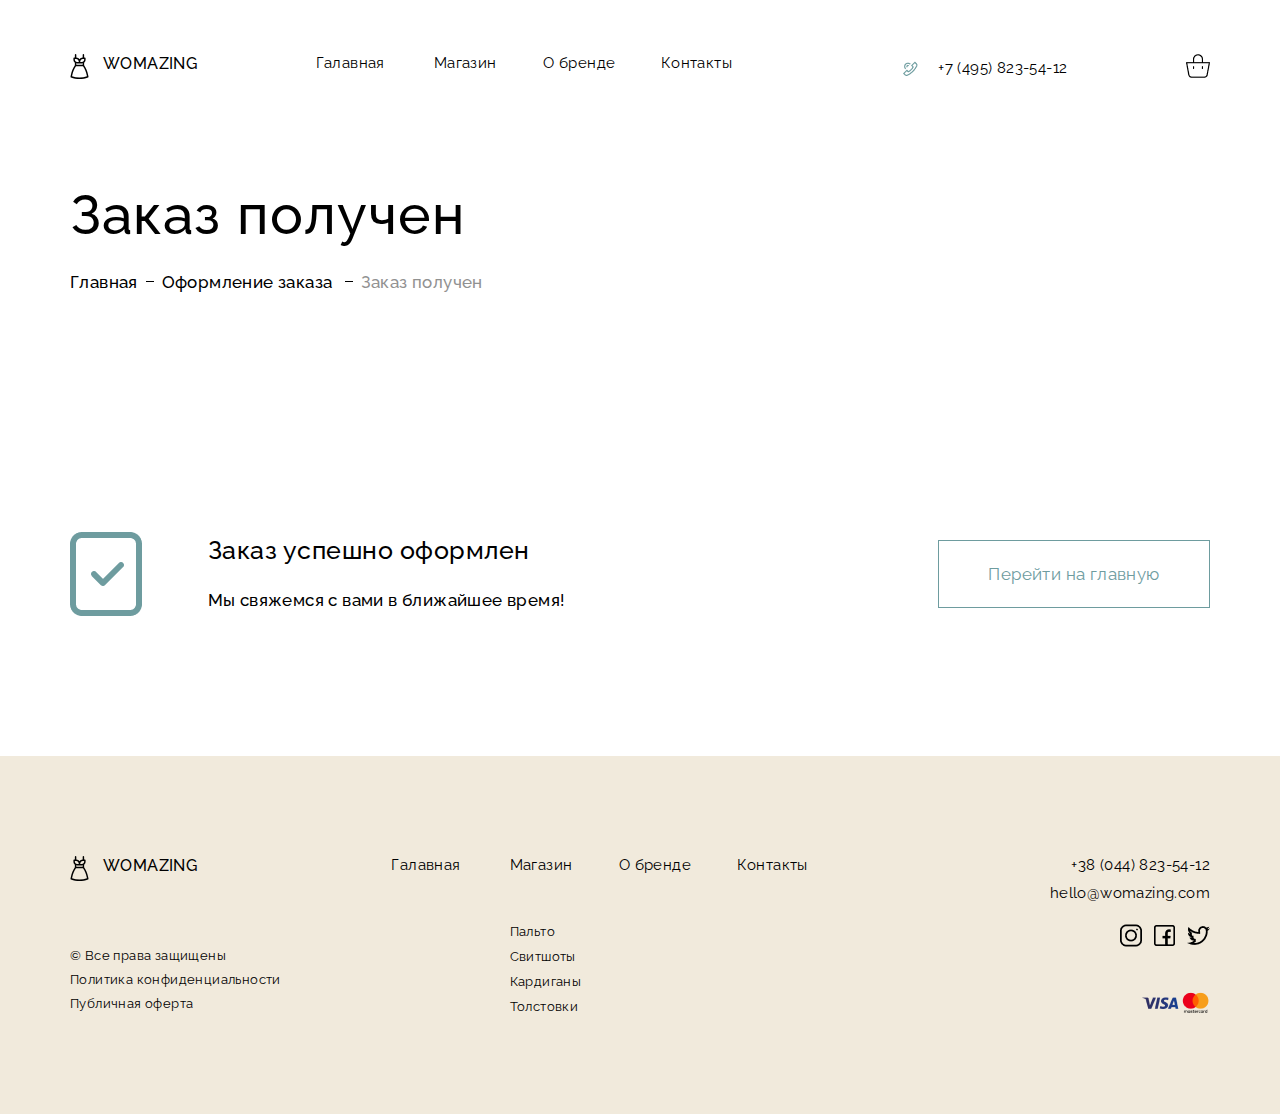
<file: success.html>
<!DOCTYPE html>
<html lang="ne">
<head>
    <meta charset="UTF-8">
    <meta http-equiv="X-UA-Compatible" content="IE=edge">
    <meta name="viewport" content="width=device-width, initial-scale=1.0">
    <title>Womazing</title>
    <meta name="description" content="Womazing">
    <meta name="keywords" content="Womazing, shop">
    <meta name="viewport" content="width=device-width, initial-scale=1, shrink-to-fit=no">
    <link rel="shortcut icon" href="assets/img/favicon.png" type="image.jpg">
    <link rel="apple-touch-icon" sizes="180x180" href="assets/img/apple-touch.png">

    <meta property="og:title" content="Womazing">
    <meta property="og:description" content="Утонченные сочетания и бархатные оттенки - вот то, что вы искали в этом сезоне. Время исследовать.">
    <meta property="og:tupe" content="article">
    <meta property="og:image" content="https://lh3.googleusercontent.com/M_JAHWxz-jDIy9E3qVuuCy6ND0x-JQBh5xpnyaT8LRW7vai0W4nMHmtM1vatLIjzwPycwMQ=s162">
    <meta property="og:site_name" content="Womazing">

    
    <link rel="stylesheet" href="https://cdn.jsdelivr.net/npm/swiper/swiper-bundle.min.css"/>
    <link rel="preconnect" href="https://fonts.googleapis.com">
    <link rel="preconnect" href="https://fonts.gstatic.com" crossorigin>
    <link href="https://fonts.googleapis.com/css2?family=Raleway:wght@400;500;700&display=swap" rel="stylesheet">
    
    <link rel="stylesheet" href="assets/css/slick-theme.css"> 
    <link rel="stylesheet" href="assets/css/slick.css"> 
    <link rel="stylesheet" href="assets/css/owl.theme.default.min.css"> 
    <link rel="stylesheet" href="assets/css/owl.carousel.min.css"> 
    <link rel="stylesheet" href="assets/css/main.css">   
</head>
<body>
    <div id='preloader'>
        <img src="assets/img/1493.gif" alt="preloader">
    </div>
    <header class="header back" id="header" >
	    <div class="container">
            <div class="top">
                <div class="womazing-top">
                    <a href="#" class="womazing-top__logo-first">
                        <img src="assets/img/logo.svg" alt="logo" class="womazing-top__logo">
                    </a>
                    <a href="#" class="womazing-top__logo-second">
                        Womazing
                    </a>
                </div>
                <ul class="menu-top">
                    <li class="menu-top__home">
                        <a  class="menu-top__home-text" href="index.html">Галавная</a>
                    </li>
                    <li class="menu-top__shop">
                        <a class="menu-top__shop-text" href="shop.html">Магазин</a>
                    </li>
                    <li class="menu-top__about">
                        <a class="menu-top__about-text" href="about.html">О бренде</a>
                    </li>
                    <li class="menu-top__contacts">
                        <a class="menu-top__contacts-text" href="contacts.html">Контакты</a>
                    </li>
                </ul> 
                <div class="phone-top">
                    <div class="popup">
                        <div class="popup__container">
                            <span class="close">x</span>
                            <div class="popup__wrapper">
                                <div id="popup">
                                    <h3 class="title-form">Заказать обратный звонок</h3>
                                    <form action="#" class="form"  id="form">
                                        <input type="text" placeholder="Имя" name="firstName" class="input" required>
                                        <input type="email" placeholder="E-mail" name="email" class="input" required>
                                        <input type="tel" placeholder="Телефон" name="phone" class="input" required>
                                        <div id="form_result"></div>
                                        <button type="submit" class="btn btn-form">Заказать звонок</button>
                                    </form>
                                </div>
                            </div>
                        </div>
                    </div>
                    <a href="#" class="phone-top__img phone-top__img-new ">
                        
                    </a>
                    <a class="phone-top__text" href="tel:+74958235412">
                        +7 (495) 823-54-12
                    </a>
                    
                </div>
                <div class="basket">
                    <a href="cart.html" class="basket-img">
                        <img src="assets/img/basket.png" alt="basket">
                    </a>
                </div>
                <div class="header-menu">
                    <img src="assets/img/burger-black.png" alt="burger" class="menu-img">
                </div>
            </div>
        </div>
    </header>
    <section class="shot" id="shot">
        <div class="container">
            <h1 class="title-shop title-map">Заказ получен</h1>
            <ul class="breadcrumbs">
                <li>
                    <a href="#" class="text text-shop">Главная</a>
                </li>
                <li>
                    <a href="#" class="text text-shop-2">Оформление заказа</a>
                </li>
                <li>
                    <span href="#" class="span-shop">Заказ получен</span>
                </li>
            </ul>
            

        </div>
    </section>
    <section class="success" id="success">
        <div class="container">
            <div class="set mix-well">
                <img src="assets/img/done.png" alt="done" class="well">
                <div class="well-words">
                    <h3 class="well-words__title">
                        Заказ успешно оформлен
                    </h3>
                    <p class="well-words__text">
                        Мы свяжемся с вами в ближайшее время!
                    </p>
                </div>
                <a href="index.html" class="btn btn-refresh btn-well ">Перейти на главную</a>
            </div>
            

        </div>
    </section>  
    <footer class="footer" id="footer">
        <div class="container">
            <div class="top-footer">
                <div class="womazing-top">
                    <a href="#" class="womazing-top-footer__logo-first">
                        <img src="assets/img/logo.svg" alt="logo" class="womazing-top__logo">
                    </a>
                    <a href="#" class="womazing-top__logo-second">
                        Womazing
                    </a>
                </div>
                <ul class="menu-top menu-top-bottom">
                    <li class="menu-top__home">
                        <a  class="menu-top__home-text" href="#">Галавная</a>
                    </li>
                    <li class="menu-top__shop ">
                        <a class="menu-top__shop-text  " href="#">Магазин</a>
                        <ul class="rights-list">
                            <li class="right-list__text"><a class="right-list__text"  href="#">Пальто</a></li>
                            <li class="right-list__text"><a class="right-list__text"  href="#">Свитшоты</a></li>
                            <li class="right-list__text"><a class="right-list__text"  href="#">Кардиганы</a></li>
                            <li class="right-list__text"><a class="right-list__text"  href="#">Толстовки</a></li>
                        </ul>
                    </li>
                    <li class="menu-top__about">
                        <a class="menu-top__about-text" href="#">О бренде</a>
                    </li>
                    <li class="menu-top__contacts">
                        <a class="menu-top__contacts-text" href="#">Контакты</a>
                    </li>
                </ul> 
                <div class="phone-top-footer">
                    <a class="phone-top-footer__text" href="tel:+380448235412">
                        +38 (044) 823-54-12
                    </a>
                    <a class="phone-top-footer__mail" href="mailto:hello@womazing.com">hello@womazing.com</a>
                </div>
            </div>
            <div class="rights">
                <div class="rights__text">
                    <p class="rights__text-1">© Все права защищены</p>
                    <p class="rights__text-2"> Политика конфиденциальности</p>
                    <p class="rights__text-3">Публичная оферта</p>
                </div>
                <div class="pay">
                    <div class="social">
                        <a href="https://www.instagram.com/" rel="nofollow noopener noreferrer" target="_blank">
                            <img src="assets/img/instagram-img.png" alt="facebook" class="social__facebook"></a>
                        <a href="https://www.facebook.com" rel="nofollow noopener noreferrer" target="_blank">
                            <img src="assets/img/facebook-img.png" alt="facebook" class="social__facebook"></a>
                        <a href="https://twitter.com" rel="nofollow noopener noreferrer" target="_blank">
                            <img src="assets/img/twitter-img.png" alt="facebook" class="social__facebook"></a>
                    </div>
                    <img src="assets/img/visa-mastercard.png" alt="" class="cart">
                </div>
                
            </div>
        </div>
    </footer>

    
    <script src="assets/js/jquery-3.6.0.min.js"></script>
    <script src="assets/js/slick.min.js"></script>
    <script src="assets/js/owl.carousel.js"></script>
    <script src="assets/js/jquery.validate.min.js"></script>
    <script src="assets/js/main.js"></script>
</body>
</html>
</file>
<file: assets/css/main.css>
body{
    font-family: 'Raleway', sans-serif;
    font-size: 20px;
    font-weight: 400;
    color: #000000;
    margin: 0;
    padding: 0;
    letter-spacing: 0.02em;
}
*{
    box-sizing:border-box;

}
a{
    text-decoration: none;
}
P{
    padding: 0;
    margin: 0;
}
ul,li{
    display: block;
    padding: 0;
    margin: 0;    
}
#preloader {
    position: fixed;
    top: 0;
    left: 0;
    width: 100%;
    height: 100%;
    display: flex;
    align-items: center;
    justify-content: center;
    background: #ffffff;
}
h1,h2,h3,h4,h5,h6{
    font-weight: 500;
    line-height: 1.1em; 
    letter-spacing: 0.02em;
    color: #000000;
    
}
.header{
    padding: 54px 0;
   
    background: linear-gradient(to right, rgb(255, 255, 255) 53%, #F1EADC 47%);
}
.back{
    background:  #fff;
}
.container{
    width: 1140px;
    margin: 0 auto ;
}
.top{
    display: flex;
    justify-content: space-between;
    
}
img{
    display: block;
    max-width: 100%;
   
}
.womazing-top{
    display: flex;
}
.womazing-top__logo-second{
    color: #000000;
    padding-left: 14px;
    font-size: 16px;
    font-weight: 500;
    text-transform: uppercase;
    display: flex;
    
}
.menu-top{
    display: flex;
    justify-content: space-between;
    align-items: flex-start;
    font-size: 15px; 
}
.menu-top-bottom{
    display: flex;
    justify-content: space-between;
    align-items: flex-start;
    font-size: 15px; 
}
.menu-top__home-text{
    color: #000000;
    
    margin-right: 45px;
}
.menu-top__shop-text{
    color: #000000;
    margin-right: 45px;
    
}
.menu-top__about-text{
    color: #000000;
    margin-right: 45px;
}
.menu-top__contacts-text{
    color: #000000;
    margin-right: 45px;
}
.menu-top__home-text:active{
    color: #6E9C9F;
    font-weight: 700;
}
.menu-top__shop-text:active{
    color: #6E9C9F;
    font-weight: 700;
}
.menu-top__about-text:active{
    color: #6E9C9F;
    font-weight: 700;
    margin-right: 44px;
}
.menu-top__contacts-text:active{
    color: #6E9C9F;
    font-weight: 700;
}
.phone-top{
    display: inline-flex;
    
}

#phone:before{
    content: '';
    display: block;
    background: url("../img/phone-green.png") no-repeat center;
    background-color: #F1EADC;
    border-radius: 5px;
    width: 27px;
    height: 27px;
}
#phone:active:before{
    content: '';
    display: block;
    background: url("../img/phone-white.png") no-repeat center;
    background-color: #6E9C9F;
    border-radius: 5px;
    width: 27px;
    height: 27px;
}
#phone:hover:before{
    content: '';
    display: block;
    background: url("../img/phone-white.png") no-repeat center;
    background-color: #6E9C9F;
    border-radius: 5px;
    width: 27px;
    height: 27px;
}

.phone-top__img-new:before  {
    content: '';
    display: block;
    background: url("../img/phone-green.png") no-repeat center;
    background-color: #fff;
    width: 27px;
    height: 27px;
}
.phone-top__img-new:hover:before  {
    content: '';
    display: block;
    background: url("../img/phone-white.png") no-repeat center;
    background-color: #6E9C9F;;
    width: 27px;
    height: 27px;
}
.phone-top__img-new:active:before  {
    content: '';
    display: block;
    background: url("../img/phone-white.png") no-repeat center;
    background-color: #6E9C9F;;
    width: 27px;
    height: 27px;
}

.phone-top__img{
    margin-right: 13px;
    width: 27px;
    height: 27px;
}
.phone-top__text{
    font-size: 15px;
    color: #000;
    align-items: center;
    display: flex;
}
.btn{
    width: 243px;
    height: 68px;
    background: #6E9C9F;
    font-size: 17px;
    color: #fff;
    display: flex;
    align-items: center;
    justify-content: center;
}
.btn:hover{
    background: #509498;
}
.columns{
   width: 585px;
}
.column__title{
    font-weight: 500;
    font-size: 55px;
}
.column__text{
    width: 425px;
    font-size: 20px;
    text-align: right;
    margin-bottom: 52px;
}
.column__btn{
    display: inline-flex;
}
.btn-fon:before{
    content: '';
    display: block;
    background: url("../img/Vector-down.png") no-repeat center;
    background-color: rgba(110, 156, 159, 0.1);;
    width: 67px;
    height: 67px;
    margin-left: 112px;
}
.owl-theme .owl-dots .owl-dot.active span, .owl-theme .owl-dots .owl-dot:hover span{
    background: #000000;
}
.owl-theme .owl-dots .owl-dot span{
    width: 30px;
    height: 4px;
    margin: 5px 7px;
    background: #D1D1D1;
    display: block;
    transition: opacity .2s ease;
    border-radius: 0px !important;
}
.owl-theme .owl-nav.disabled + .owl-dots{
    margin-top: 120px !important;
    margin-left: 130px !important;
}
.wrapp{
    display: flex;
    justify-content: space-between;
    align-items: center;
    width: 100%;
}
.season{
    background: linear-gradient(to right, #fff 53%, #F1EADC 47%);
    
}
.season-photo-1{
    padding-bottom: 74px;
}
.season-photo-2{
    position: absolute;
    width: 190px;
    height: 318px;
    left: 51%;
    top:540px;
}
.season-photo-3{
    position: absolute;
    width: 197px;
    height: 197px;
    margin-left: 1050px;
    margin-top: 110px;
    
}
.collection{
    padding: 130px 0;
}
.title{
    font-weight: 500;
    margin: 0;
    font-size: 40px;
    margin-bottom: 80px;
}
.title-shop{
    font-weight: 500;
    margin: 0;
    font-size: 55px;
    margin: 100px 0 90px 26px;
}
.title-3{
    font-size: 40px;
    font-weight: 500;
    margin: 0;
    margin-bottom: 90px;

}
.title-mob{
    font-size: 40px;
    font-weight: 500;
    margin: 0;
    margin-bottom: 30px;

}
.set{
    display: flex;
    justify-content: space-between;
}
.set-mob{
    display: flex;
    justify-content: space-between;
}
form#from-new{
    display: flex;
    justify-content: space-between;
}
.set-all{
    margin-top: 30px;
}
.photo-1:before{
    content: '';
    display: block;
    background: rgba(110, 156, 159, 0.64) url('../img/Vector-right.png') no-repeat center;
    opacity: 0;
    position: absolute;
    width: 350px;
    height: 478px;
}
.photo-1:hover:before{
    opacity: 1;
}

.photo-2:before{
    content: '';
    display: block;
    background: rgba(110, 156, 159, 0.64) url('../img/Vector-right.png') no-repeat center;
    opacity: 0;
    position: absolute;
    width: 350px;
    height: 478px;
}
.photo-2:hover:before{
    opacity: 1;
}

.photo-3:before{
    content: '';
    display: block;
    background: rgba(110, 156, 159, 0.64) url('../img/Vector-right.png') no-repeat center;
    opacity: 0;
    position: absolute;
    width: 350px;
    height: 478px;
}
.photo-3:hover:before{
    opacity: 1;
}
.text{
    display: flex;
    justify-content: space-between;
    margin-top: 24px;
    font-weight: 500;
}
.thing{
    margin-left: 25%;
    margin-top: 24px;
    color: #000;
}
.thing-2{
    margin-left: 20%;
    margin-top: 24px;
    color: #000;
}

.price{
    display: flex;
    margin-top: 10px;
}
.price__set-1{
    display: flex;
    margin-top: 10px;
    margin-left: 35%;
}
.price__set-2{
    display: flex;
    margin-top: 10px;
    margin-left: 40%;
}
.price__set-3{
    display: flex;
    margin-top: 10px;
    margin-left: 45%;
}
.price-old{
    text-decoration-line: line-through;
    font-size: 15px;
    color: #9C9C9C;
    margin-right: 10px;
    font-weight: 500;
}
.price-new{
    color: #998E78;
    font-size: 15px;
    font-weight: 500;
    margin-bottom: 30px;
}
.important{
    padding-bottom: 130px;
}
.btn-white{
    width: 243px;
    height: 68px;
    border:1px solid #6E9C9F;
    font-size: 17px;
    color: #6E9C9F;
    display: flex;
    align-items: center;
    justify-content: center;
    margin: 0 auto ;
    margin-top: 53px;
}
.btn-white:hover{
    width: 243px;
    height: 68px;
    background: #6E9C9F;
    font-size: 17px;
    color: #fff;
    display: flex;
    align-items: center;
    justify-content: center;
}
.set-what__title{
    font-weight: 500;
    font-size: 25px;
    margin-top: 36px;
}
.set-what__text{
    font-weight: 500;
    font-size: 17px;
    width: 305px;
    line-height: 1.4em;
}
.quality::before{
    content: '';
    display: block;
    background:url('../img/quality.png') no-repeat center;
    width: 61px;
    height: 61px;
}
.speed::before{
    content: '';
    display: block;
    background:url('../img/gear.png') no-repeat center;
    width: 61px;
    height: 62px;
}
.responsibility::before{
    content: '';
    display: block;
    background:url('../img/hand.png') no-repeat ;
    width: 58px;
    height: 57px;
}
.team{
    padding-bottom: 130px;
}

.single-item{
    width: 730px;
}
.slick-prev{
    content: '';
    background: url(../img/black-left.png) !important;
    width: 29px;
    height: 16px;
    left: -65px;

}
.slick-prev::before {
    content: none;
}
.slick-next::before {
    content: none;
}
.slick-next{
    content: '';
    background: url(../img/black-right.png) !important;
    width: 29px;
    height: 16px;
    right: -65px;
}
.slick-dots{
    bottom:60px;
}
.slick-dots li{
    margin: 0 12px;
   
}
.slick-dots li.slick-active button::before{
    background-color: #fff;
    width: 30px;
    height: 4px;
}
.slick-dots li button::before{
    background: rgba(255, 255, 255, 0.36);
    width: 30px;
    height: 4px;   
    font-size: 0;
}
.dream__title{
    font-weight: 500;
    font-size: 25px;
    
}
.dream__text{
    width: 300px;
    margin-top:30px;
}
.dream__info{
    color: #6E9C9F;
    display: block;
    margin-top:30px;
    width: 210px;
}
.dream__info:hover{
    border-bottom: 1px solid #6E9C9F;
}
.footer{
    background: #F1EADC;
    padding: 100px 0;
}
.phone-top-footer{
    display: inline-flex;
    flex-direction: column;
    gap: 10px;
}
.phone-top-footer__text{
    font-size: 15px;
    color: #000;

    text-align: right;
    
}
.phone-top-footer__mail{
    font-size: 15px;
    color: #000;
   

}
.top-footer{
    display: flex;
    justify-content: space-between;
}
.womazing-top-footer__logo-first{
 
    width: 19px;height: 25px;
}
.rights{
    display: flex;
    justify-content: space-between;
    margin-top: -90px;

}
.rights__text{
    text-align: left;
    font-size: 13px;
    display: flex;
    flex-direction: column;
    align-items: bottom;
    line-height: 1.4em;
    gap: 6px;
    height: 90px;
}
.rights-list{
    display: flex;
    flex-direction: column;
    gap: 10px;
    
    margin-top: 50px;
}
.rights__text-1{
    width: 172px;
    margin-top: auto;
}
.rights__text-2{
    width: 224px;
 
}
.rights__text-3{
    width: 131px;
  
}
.right-list__text{
    font-size: 13px;
    color: #000;
   
}

.right-list__text:hover{
    border-bottom: 1px solid #000;
    margin-bottom: -1px;
}
.pay{
    display: flex;
    flex-direction: column;
   
}
.social{
    display: inline-flex;
    gap: 12px;
    align-items: center;
}
.cart{
    width: 68px;
    height: 22px;
    margin: auto 0 0 auto;
}
#popup {
    display: none;
    animation-duration: 1.5s;
    animation-fill-mode: both;
}
  
#popup.open {
    display: block;
}
  
.popup {
    position: fixed;
    width: 100%;
    height: 100%;
    top: 0;
    left: 0;
    background: rgba(110, 156, 159, 0.95);
    transition: all 0.5s ease;
    display: none;
    z-index: 2;
}

.popup_open {
    display: block;
}
  
.popup__container {
    position: absolute;
    width: 491px;
    height: 503px;
    left: 50%;
    top: 50%;
    transform: translate(-50%, -50%);
    background: #fff;

}
.title-form{
    font-size: 25px;
    margin:  0 auto;
    font-weight: 500;    
}
input {
    outline:none;
    margin-top: 35px;
}
.input{ 
    font-weight: 500;
    font-size: 16px;

    border-top: 1px;
    border-right: 1px;
    border-left: 1px;
    width: 368px;
    height: 39px;

    background-color: #ffffff00;
    
} 
.close {
    color: #aaa;
    float: right;
    font-size: 28px;
    margin-right: 20px;
    margin-top: 10px;
}
.close:hover,
.close:focus {
    
    color: black;
    text-decoration: none;
    cursor: pointer;
}
.btn-form{
    width: 351px;
    height: 68px;
    border: none;
    margin-top: 35px;
    cursor: pointer;
}
.popup__wrapper {
    padding: 70px;
}
.shop{
    padding-bottom: 90px;
 
}
.map{
    padding-bottom: 90px;
}
.title-shop{   
    font-size: 55px;
    margin: 100px 0 26px;
}  
.text-shop{
    font-weight: 500;
    font-size: 17px; 
    display: inline-flex;
    margin: 0;
    color: #000;
}
.text-shop-2{
    font-weight: 500;
    font-size: 17px; 
    width: 175px;
    display: inline-flex;
    margin: 0;
    color: #000;
}
.span-shop{
    color: #919191;
    font-weight: 500;
    font-size: 17px;
    width: 300px;
}
.slash{
    margin: 0 13px 200px ;
}
.btn-shop{
    padding: 19px 65px;
    border: 1px solid #000;
    color: #000;
    text-decoration: none;
    font-weight: 500;
    font-size: 17px;
    display: block;
}


.btn-shop:hover{
    border: 1px solid #000;
    background-color: #000;
    color: #fff;
}

.text-info-top{
    font-weight: 500;
    font-size: 17px;
    color: #808080;
}
.text-info-bottom{
    font-weight: 500;
    font-size: 17px;
    color: #808080;
    margin: 65px 0;
}
.set-all{
    margin-top: 65px;
    flex-wrap: wrap;
}
.set-btn{
    display: inline-flex;
    margin-left: 45%;
}
.btn-all{
    padding: 9px 16px;
    border: 1px solid #000;
    color: #000;
    text-decoration: none;
    font-weight: 500;
    display: block;
    font-size: 17px;

}
.active-tab{
    background-color: #000;
    color: #fff;
}
.btn-all:hover{
    border: 1px solid #000;
    background-color: #000;
    color: #fff;
}
.line{
    margin-left: 15px;
}
.line-last{
    margin-left: 15px;
}
.right{
    margin: auto 0  ;
    margin-left: 15px;
}
.all{
    padding-bottom: 140px;
}

.header_fixed {
    position: fixed;
    top: 0;
    width: 100%;
    z-index: 2;
}
.search{
    padding-bottom: 130px;
}
.shot{
    padding-bottom: 100px;
}
.title-shot{
    margin-top: 80px;
}
.slash-shot{
    margin-bottom: 0;
}

.set-shot{
    display: flex;
    align-items: center;
    
}

.scale{
    display: inline-flex;
    flex-direction: column;
    margin-left: 50px;
}
.big-price{
    display: inline-flex;
    
}

.big-price-new{
    font-size: 40px;
    margin: 0 30px 60px 0;
   
}
.big-price-old{
    font-size: 30px;
    margin: 0;
   
}
.scale__title-first{
    font-weight: 500;
    font-size: 20px;
    margin: 0;
    margin-bottom: 34px;
}
.set-size{
    display: inline-flex;
    justify-content: space-between;
}
.btn-size{
    padding: 9px 13px;
    text-transform: uppercase;
    border: 1px solid #000;
    color: #000;
    text-decoration: none;
    font-weight: 500;
    display: block;
    font-size: 17px;

}
.btn-size:hover{
    border: 1px solid #000;
    background-color: #000;
    color: #fff;
}
.active-size{
    background-color: #000;
    color: #fff;
}
.scale__title-socond{
    font-weight: 500;
    font-size: 20px;
    margin: 60px 0 34px;
}
.set-color{
    display: inline-flex;
}
.circle-brown:before{
    content: '';
    display: block;
    background: linear-gradient(0deg, #927876, #927876), #927876;
    border-radius: 100px;
    width: 41px;
    height: 41px;
}
.circle-white:before{
    content: '';
    display: block;
    background: #D5D5D5;
    border: 1px solid #000000;
    border-radius: 100px;
    width: 41px;
    height: 41px;
    margin-left: 15px;
}

.circle-pink:before{
    content: '';
    display: block;
    background: #FD9696;
    border-radius: 100px;
    width: 41px;
    height: 41px;
    margin-left: 15px;
}
.circle-orange:before{
    content: '';
    display: block;
    background: #FDC796;
    border-radius: 100px;
    width: 41px;
    height: 41px;
    margin-left: 15px;
}
.set-amount{
    display: inline-flex;
    margin-top: 60px;
}
.amount{
    padding: 20px 30px;
    border: 1px solid #AFAFAF;
}

.btn-amount{
    width: 268px;
    height: 68px;
    margin-left: 11px;
}
.title-all{
    font-size: 40px;
    margin-bottom: 0;
}
.set-new{
    display: inline-flex;
}
.photo-new{
    margin-left: 30px;
}
.text-new{
    display: flex;
    margin-top: 24px;
    font-weight: 500;
}
.thing-2-new{
    margin-left: 20%;
}
.idea{
    padding-bottom: 100px;
}
.woman{
    float: left;
}
.set-words{
    float: right;
    margin-right: 30px;
    flex-direction: column;
}
.set-words__title{
    font-weight: 500;
    font-size: 25px;

}
.set-words__text{
    font-weight: 500;
    font-size: 17px;
    width: 542px;
    margin-top: 40px;
}
.magic{
    padding-bottom: 100px;
}
.woman-next{
    float: right;
}
.set-words-next{
    float: left;
    margin-left: 30px;
    flex-direction: column;
}
.set-words__title-next{
    font-weight: 500;
    font-size: 25px;
    margin-top: 80px;
}
.set-words__text-next{
    font-weight: 500;
    font-size: 17px;
    width: 542px;
    margin-top: 40px;
}
.next{
    padding-bottom: 100px;
}
.btn-next{
    margin: 0 auto;
}
.map-width{
    width: 1109px;
    height: 476px;
    border-radius: 10px;
}
.slash-map{
    margin-bottom: 150px;
}
.title-map{
    margin-top: 50px;
}
.contact{
    padding-bottom: 130px;
}
.contact-set{
    display: inline-flex;
}
.contact-item{
    flex-direction: column;
}
.contact-item__title{
    font-weight: 500;
    font-size: 17px;
    margin-bottom: 20px;
   
}
.contact-item__text{
    font-weight: 500;
    font-size: 20px;
    color: #000;
}
.contact-item:not(:last-child){
    margin-right: 100px;
}
.message{
    padding-bottom: 130px;
}
.form-send{
    display: flex;
    flex-direction: column;
}
.btn-form-send{
    width: 189px;
    height: 68px;
}
.btn-form-send-new{
    width: 246px;
    height: 68px;
}
.input-text{
    max-width: 443px;
    width: 443px;
    font-weight: 500;
    font-size: 17px;
    margin-top: 35px;
    
}
textarea.input-text{
    min-height:110px;
    max-height:450px;
   
    resize: none;
}
.list{
    padding: 100px 0 ;    
}
.list-title{
    display: inline-flex;
    font-weight: 500;
    font-size: 20px;
    width: 100%;
    border-bottom: 1px solid #CCCCCC;
    
}   
.list-title__text-1{   
    margin: 0 0 26px;
}
.list-title__text-2{
    margin: 0 0 26px 420px;
}
.list-title__text-3{
    margin: 0 0 26px 140px;
}
.list-title__text-4{
    margin: 0 0 26px 167px;
}
.things{
    margin-top: 30px;
}
.things{
    display: flex;
    margin-bottom: 40px;
}
.things__img-del{
    width: 12px;
    height: 12px;
    margin: auto 0;
}
.things__img{
    margin-left: 34px;
    width: 125px;
    height: 179px;
}
.things__amont{
    padding: 20px 30px;
    height: 100%;
    margin: auto 0;
    border: 1px solid #AFAFAF;
    margin-left: 161px;
}
.things__text{
    margin: auto 0;
    margin-left: 36px;
}
.things__price{
    font-weight: 500;
    margin: auto 0;
    margin-left: 134px;
    
}
.things__price-all{
    font-weight: 500;
    margin: auto 0;
    margin-left: 238px;
}   
.form-coupon{
    display: flex;
}
.coupon{
    display: flex;
}
.input-coupon{
    width: 255px;
    height: 68px;
}   

.btn-form-coupon{
    width: 248px;
    height: 68px;
    font-size: 17px;
    background: #fff;
    color: #6E9C9F;
    border: 1px solid #6E9C9F;
    margin-left: 16px;
}
.btn-form-coupon:hover{
    background: #6E9C9F;
    color: #fff;
    border: 1px solid #6E9C9F;
}
.btn-refresh{
    width: 254px;
    height: 68px;
    font-size: 17px;
    background: #fff;
    color: #6E9C9F;
    border: 1px solid #6E9C9F;
    margin: 35px 0 0 auto;

}
.btn-refresh:hover{
    background: #6E9C9F;
    color: #fff;
    border: 1px solid #6E9C9F;
}
.subtotal{
    display: flex;
    margin-top: 88px ;
    margin-left: 52%;
    margin-bottom: 28px;
}
.subtotal__text{
    font-weight: 500;
    font-size: 17px;
    margin-right: 20px;
}
.subtotal__price{
    font-weight: 500;
    font-size: 17px;
}
.checkout{
    padding: 17px 31px ;
    display: inline-flex;
    background: #F1EADC;
    margin-left: 52%;
}
.checkout__text{
    font-weight: 500;
    font-size: 25px;
}
.checkout__price{
    padding-left: 69px;
    font-weight: 500;
    font-size: 25px;
}
.data{
    padding-bottom: 100px;
}
.title-form-new {
    margin: 0;
    margin-top: 80px;
   
}
.left-form{
    display: flex;
    flex-direction: column;
}
.right-form{
    margin-right: 160px;
  
}
.custom-checkbox{
    position: absolute;
    z-index: -1;
    opacity: 0;
    
}
.label{
    font-weight: 500;
    font-size: 17px;
}
.custom-checkbox+label {
    display: inline-flex;
    align-items: center;
    user-select: none;
  }
  .custom-checkbox+label::before {
    content: '';
    display: inline-block;
    width: 22px;
    height: 22px;
    flex-shrink: 0;
    flex-grow: 0;
    border: 1px solid #000000;
    margin-right: 0.5em;
    background-repeat: no-repeat;
    background-position: center center;
    background-size: 50% 50%;
    cursor: pointer;
}
.custom-checkbox:checked+label::before {
    border-color: #000000;
    background-color: #bdbdbd;
    background-image: url("../img/Rectangle.png");
}
.text-form-new-1{
    margin-top: 45px;
    font-weight: 500;
    font-size: 17px;
    padding-left: 18px;
}
.text-form-new-2{
    margin-top: 45px;
    font-weight: 500;
    font-size: 17px;
    padding-right: 18px;
}
.text-form-1{
    margin-top: 30px;
    font-weight: 500;
    font-size: 17px;
    padding-left: 18px;
}
.text-form-2{
    margin-top: 30px;
    font-weight: 500;
    font-size: 17px;
    padding-right: 18px;
}

.checkout-new{
    
    padding: 15px 18px;
    margin: 0;
    margin-top: 15px;
}
.checkout__text-new{
    font-weight: 500;
}
.checkout__price-new{
    padding-left: 137px;
    font-weight: 500;
   
}
.title-form-new-bottom{
    margin-bottom: 47px;
}
.mix{
    margin-left: -18px;
}
.success{
    padding: 140px 0;
}
.well-words__title{
    font-weight: 500;
    font-size: 25px;
    margin-top: 0;
}
.well-words__text{
    font-weight: 500;
    font-size: 17px;
}
.btn-well{
    width: 272px;
    height: 68px;
    margin: 0;
}
.well-words{
    margin-left: -27%;
}
.mix-well{
    align-items: center;
}
.set-what{
    display: flex;
    justify-content: space-between;
}
.set-words-prev{
    display: flex;
    justify-content: space-between;
    align-items: center;
}
.set-words-prev-2{
    display: flex;
    justify-content: space-between;
    align-items: center;
}
.set-checkout{
    display: flex;
    justify-content: space-between;
}
.header-menu{
    display: none;
}
.tab-pane-last-1{
    margin-top: 0;
}
.tab-pane-last-2{
    margin-top: 0;
}
.tab-pane-last-3{
    margin-top: 0;
}
.breadcrumbs{
    display: flex;
    align-items: center;
    flex-wrap: wrap;
}
ul.breadcrumbs li:not(:last-child){
   margin-right: 8px;
}
ul.breadcrumbs li:not(:last-child):after{
    content: '';
    display: block;
    width: 8px;
    height: 1px;
    background-color: #000;
    margin-left: 8px;
}
ul.breadcrumbs li{ 
    display: flex;
    align-items: center;
   
}
.set-mob-2{
    margin-top: 200px;
}
.contact-map{
    margin-top: 200px;
}

/*992-1199*/
@media screen and (max-width:1199px) {
	.container{
		max-width: 960px;
	}
    .tab-pane-last-2{
        margin-top: 0;
    }
    .rights{
        margin-top: -100px;
    }
    .span-shop{
        flex-wrap: wrap;
    }
    .overflow{
        overflow:scroll;
    }
    .list-title{
        width: 1050px;
    }
    .things__price-all{
        margin-left: 280px;
    }
    .list-title__text-2{
        margin-left:  600px;
    }
    .set-mob{
        flex-wrap: wrap;
    }
   
   

   
    .title{
        margin-left: 30%;
    }
    
    .dream__text {
        width: 200px;
    }
    .dream__title {
        margin-top: 50px;
    }
    .title-3{    
        margin-left: 20%;
    }
    
    .tab-pane-last{
        margin-top: 20px;
    }
    .line-last {
        margin-left: 0;
    }
    .set-words__text{
        width: 450px;
    }
    .set-words__text-next{
        width: 450px;
    }
    .map-width{
        width: 100%;
    }
    .list-title__text-1{
        margin: 0;
        margin-right: -20%;
    }
    
    .well-words{
        margin-left: 0;
    }
    .season-photo-2{
        top: 543px;
    }
    .columns{
        width: 555px;
    }
    .season-photo-3{
        display: none;
    }
    .set-shot{
        flex-wrap: wrap;
        align-items: flex-start;
    }
   
    
}
/*1370*/
@media screen and (max-width:1370px){
   .season-photo-3{
    display: none;
   }
}

/*768-991*/
@media screen and (max-width:991px){
	.container{
		max-width: 720px;
        
	}
    .overflow{
        overflow:scroll ;
    }
    .well-words__text{
        text-align: center;
        margin-bottom: 20px;
    }
    .rights{
        margin-top: 10px;
    }
    .list-title{
        width: 920px;
    }
    .header-menu{
        display: block;
    }
    .menu-top{
        display: none;
        position: relative;
        left: 65%;
        top: 35px;
      
    }
    .menu-top.menu-top-bottom.active-menu{
        display: none;
    }

    .things__price-all{
        margin-left: 220px;
    }
    .menu-top.active-menu{
        display: block;
        
    }
    .phone-top__text{
        align-items: flex-start;
    }
    .womazing-top__logo-second{
        align-items: flex-start;
    }
    .btn-refresh{
        margin-left: 0;
    }
   
    .geader{
        height: 100%;
    }
    .tab-pane-last-1{
        margin-top: 20px;
    }
    .tab-pane-last-2{
        margin-top: 0;
    }
    .menu-top__home{
        margin-top: 10px;
    }
    .menu-top__shop{
        margin-top: 10px;
    }
    .menu-top__about{
        margin-top: 10px;
    }
    .menu-top__contacts{
        margin-top: 10px;
    }
    .header{
        background: #fff;
    }
    .season{
        background: #fff;
    }
    #phone:before{
        background-color: #fff;
    }
    .season-photo-1{
        display: none;
    }
    .season-photo-2{
        display: none;
    }
    .season-photo-3{
        display: none;
    }
    .columns{
        width: 700px;
    }
    .owl-theme .owl-nav.disabled + .owl-dots{
        margin-top: 10% !important;
        margin-left: 5% !important;
    }
    .column__text{
        width: 600px;
    }
    .column__btn{
        
        margin-left: 25%;
    }
    .set-what{
        flex-direction: column;
        align-items: center;
    }
    .quality{
        margin-bottom: 50px;
    }
    .speed{
        margin-bottom: 50px;
    }
    .wrapp{
        flex-direction: column;
    }
    .slick-next{
        display: none !important;
    }
    .title{
        margin-left: 25%;
    }
    .title-3{
        margin-left: 13%;
    }
    .dream{
        margin: 0 auto;
    }
    .dream__title{
        font-size: 30px;
    }
    .dream__text{
        font-size: 20px;
        width: 300px;
    }
   
   

    .title-mob{
        margin-left: 25%;
    }
    .set-words__text{
        width: 100%;
        
    }
    .set-words__text-next{
        width: 100%;
    }
    .set-words{
        margin-right: 0;
    }
    .set-words-next{
        flex-direction: column;
        margin-top: 40px;
        margin-left: 0;
    }
    .set-words-prev-2{
        flex-direction: column-reverse;
     
    }
    .set-words-prev{
        flex-direction: column;
    }
   
    .set-woman{
        margin-top: 40px;
    }
    .set-words__title{
        font-size: 30px;
    }
    .set-words__title-next{
        font-size: 30px;
    }
    .set-words__text{
        font-size: 20px;
    }
    .set-words__text-next{
        font-size: 20px;
    }
    .set-words__title-next{
        margin-top: 0;
    }
    .phone-top{
        margin-left: 25%;
    }
    .coupon{
        flex-direction: column;
    }
    .checkout{
        margin-left: 0;
    }
    .subtotal{
        margin-left: 0;
    }
   
    
    .things__amont{
        margin-left: 100px;
    }
    
    .list-title__text-3{
        margin-left: 70px;
    }
    .list-title__text-2{
        margin-left: 520px;
    }
    .things__price{
        margin-left: 100px;
    }
    .mix-well{
        flex-direction: column;
    }
    
    .well-words{
        margin-top: 35px;
    }
    .well-words__title{
        text-align: center;
    }
    .scale{
        
        margin-top: 90px ;
        
    }   
    .right-form{
        margin-right: 0;
        margin-left: 100px;
    }
}	

/*576-767*/
@media screen and (max-width:767px){
	.container{
		width: 540px;
		
	}
    .right-form{
      
        margin-left: 0;
    }
    .things__price-all{
        margin-left: 240px;
    }
    
    .set-mob{
        align-items: center;
        justify-content: center;
    }
    
   
    .tab-pane-last-2{
        margin-top: 20px;
    }
    .phone-top{
        margin-left: 0;
    }
    .columns{
        width: 550px;
    }
    .column__text{
        width: 550px;
    }
	.title-mob{
        margin-left: 17%;
    }
    .title{
        margin-left: 18%;
    }
    .title-3{
        margin-left: 0;
    }
    .single-item {
        width: 540px;
    }
    .rights-list {
        display: none;
    }
    .line-last{
        margin-left: 15px;
    }
    .contact-set{
        flex-direction: column;
    }
    
  
    .menu-top{
        display: none;
        position: relative;
        left: 60%;
        top:20px;
      
    }
    .big-hpoto{
        max-width: 100%;
    }
}

/*320-575*/
@media screen and (max-width:575px){
	.container{
        width: 100%;
		padding: 0 15px;
        max-width: 100%;
	}
    .big-hpoto{
        max-width: 100%;
    }
    .pay{
        gap: 20px;
    }
    .womazing-top{
        margin-bottom: 10px;
    }
    
    .header-menu{
        margin-top: 15px;
    }
    .phone-top__img-new{
        display: none;
    }
    .phone-top__text{
        display: none;
    }
    .column{
        width: 280px;
    } 
    .things__price-all{
        margin-left: 230px;
    }
    .column__title{
        font-size: 30px;
    }
    .column__text{
        width: 300px;
        font-size: 17px;
    }
    .column__btn{
        margin-left: 0;
    }
    .btn-fon:before{
        margin-left: 0;
    }
    .btn{
        width: 203px;
        height: 68px;
    }
    .phone-top{
        margin-left: 0;
    }
    .top{
       
        flex-direction: column;
    }
    .basket{
        margin-top: 20px;
    }
    .phone-top__img {
        margin-top: 10px;
    }
    .phone-top__text{
        margin-top: 10px;
    }
    .owl-theme .owl-nav.disabled + .owl-dots{
        margin-left: -45% !important;
    }
    .title-mob{
        font-size: 25px;
        margin-left: 0;
    }
    .photo-1{
       width: 100%; 
    }
    .photo-2{
        width: 100%; 
    }
    .photo-3{
        width: 100%; 
    }
   
    .btn-white{
        margin-left: 0;
    }
    .column__text{
        text-align: left;
    }
    .title{
        margin-left: 0;
        font-size: 25px;
    }
    .set-what{
        align-items: flex-start;
    }
    .quality__text{
        width: 300px;
    }
    .slider {
        display: none;
    }
    .title-3{
        font-size: 25px;
        width: 300px;
    }
    .dream{
        margin: 0;
    }
    .top-footer{
       align-items: center;
        flex-direction: column;
    }
    .phone-top-footer__text{
        text-align: left;
    }
    .rights{
        align-items: center;
        flex-direction: column-reverse;
    }
    .cart{
        margin: 0;
    }
    .pay{
        margin-top: 20px;
    }
    .set-btn{
        margin-left: 0;
    }
    .title-shop{
        font-size: 45px;
    }
     

    
    .set-checkout{
        display: block;
        flex-direction: column;
    }
    .checkout-btn{
        margin-top: 25px;
    }
  
    .set-woman{
        width: 100%;
    }
    .set-words__text{
        width: 100%;
    }
    .set-words__text-next{
        width:100%;
    }
    
    .input{
        width: 300px;
    }
   
    .contact-item:not(:first-child){
        margin-top: 30px;
    }
    
    .text-shop{
        flex-wrap: wrap;
    }
    .title-map{
        font-size: 45px;
    }
  
    .menu-top{
        display: none;
        position: relative;
        left: 10px;
        top:0;
      
    }
    .span-shop{
        width: 100%;
    }
    .text-shop-2{
        width: 100%;
    }
    
    .tab-pane-last-3{
        margin-top: 20px;
        margin-left: 0;
    }
    .tab-pane-last-2{
        margin-left: 0;
    }
    .tab-pane-last-1{
        margin-right: 15px;
    }
    .tab-pane-last{  
        margin-left: 0;
    }
    .set-what__text{
        width: 100%;
    }
    .set-what__text{
       
        margin: 0;
    }
    .wrapp{
        display: none;
    }
    .team{
        display: none;
    }
    .phone-top{
        display: none;
    }
}

/*473-576*/
@media screen and (max-width:575px){
    .tab-pane-last-3{
       margin-left: 15px;
       margin-top: 0;
       
    }
    .tab-pane-last-2{
        margin-left: 15px;
    }
}
@media screen and (max-width:401px){
    
    .tab-pane-last-3{
        
        margin-top: 20px;
        margin-left: 15px;
    }
    .tab-pane-last-2{
        margin-top: 20px;
        margin-left: 0;
    }
    
}
@media screen and (max-width:391px){
    
    .tab-pane-last-3{
        
        margin-top: 20px;
        margin-right: 15px;
    }
    .tab-pane-last-2{
        margin-top: 20px;
        margin-left: 0;
    }
    
}
</file>
